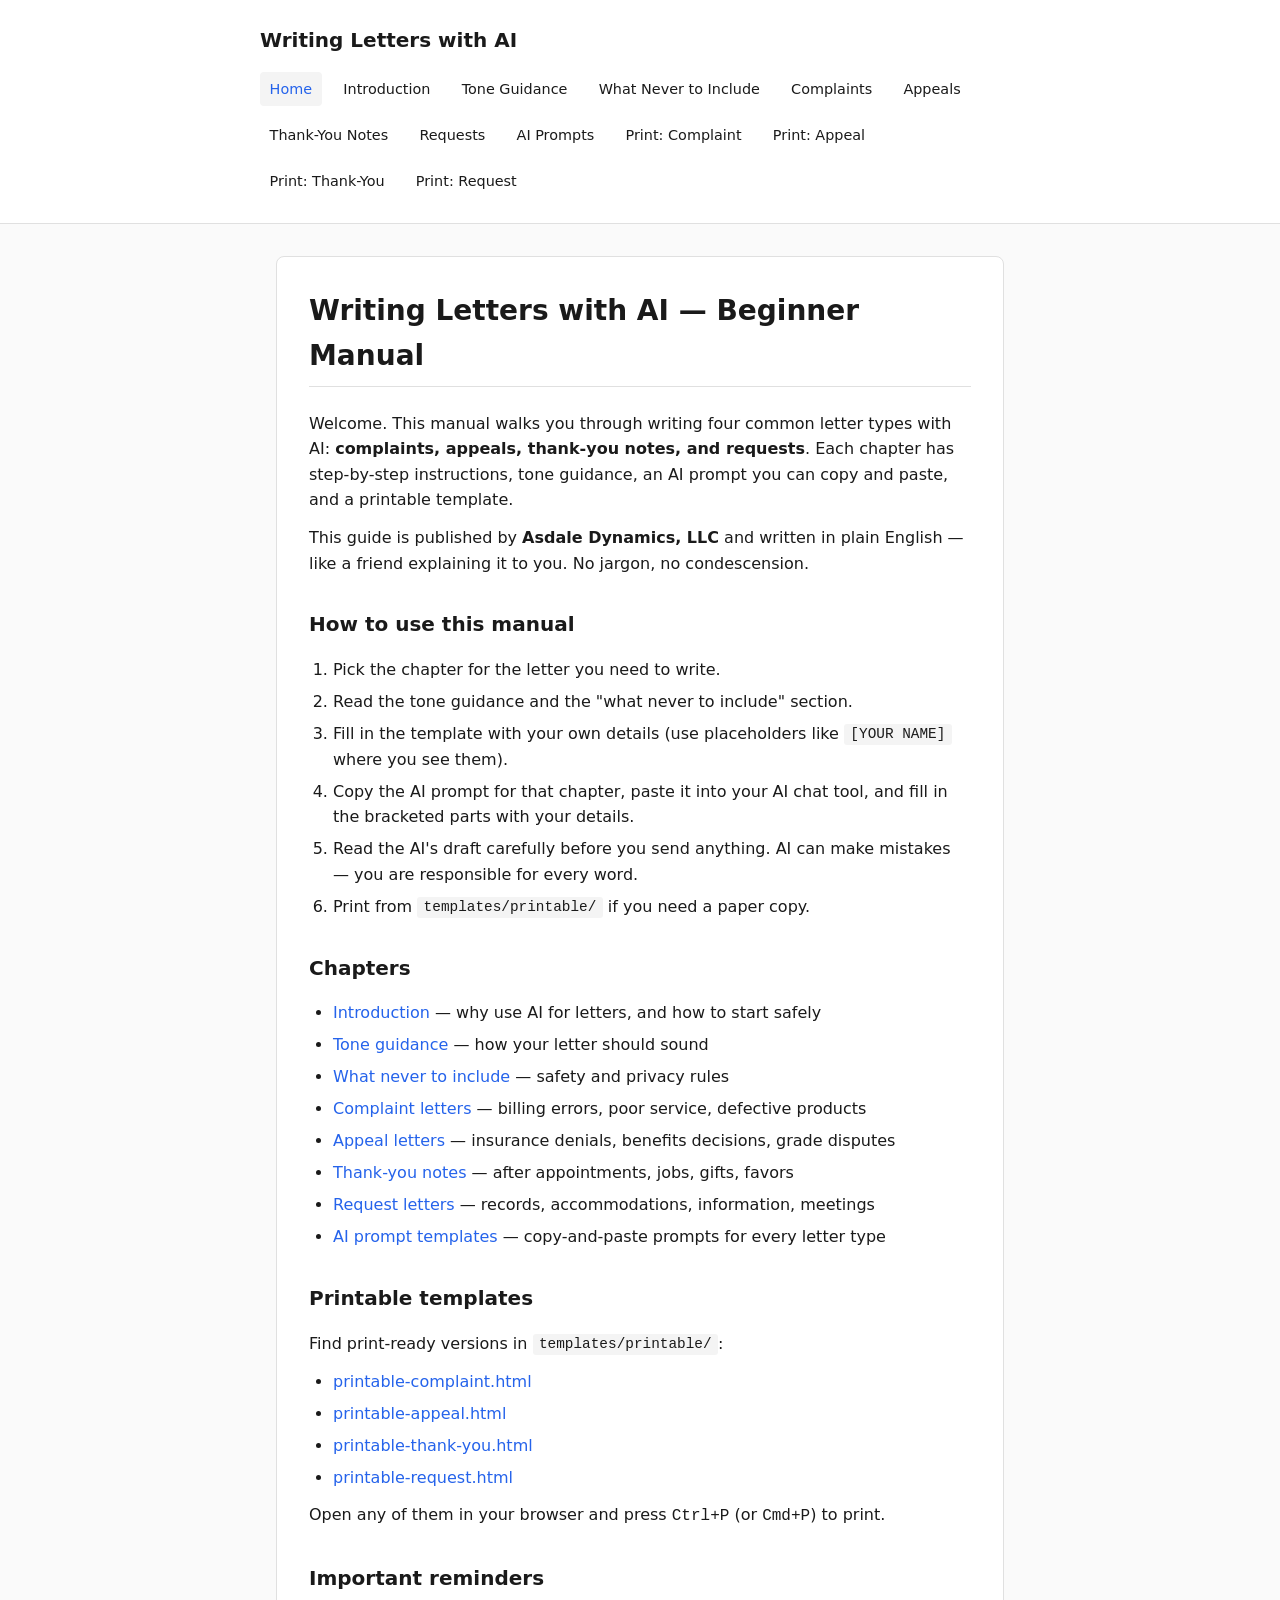
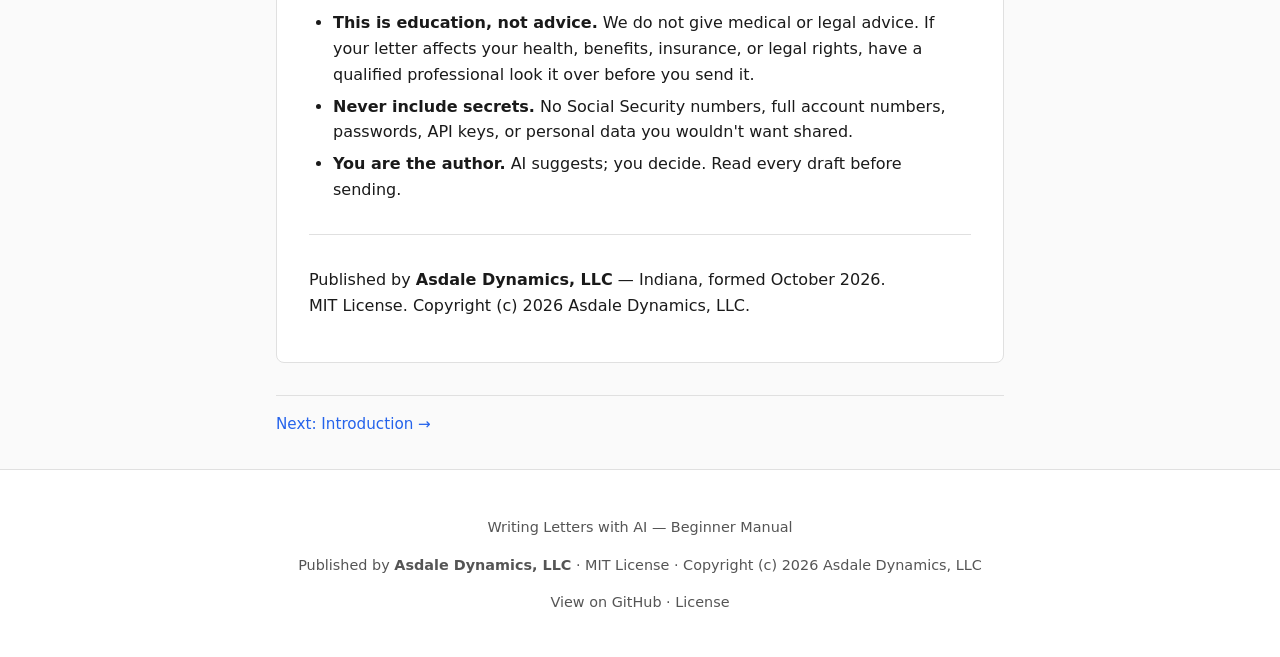
<file: site/index.html>
<!DOCTYPE html>
<html lang="en">
<head>
<meta charset="UTF-8">
<meta name="viewport" content="width=device-width, initial-scale=1.0">
<title>Writing Letters with AI — Beginner Manual</title>
<link rel="stylesheet" href="css/style.css">
</head>
<body>
<a href="#main" class="skip-link">Skip to main content</a>
<header class="site-header">
<div class="site-header-inner">
<h1 class="site-title"><a href="index.html">Writing Letters with AI</a></h1>
<nav class="site-nav" aria-label="Main navigation">
<a href="index.html" class="current">Home</a>
<a href="intro.html">Introduction</a>
<a href="tone-guidance.html">Tone Guidance</a>
<a href="what-never-to-include.html">What Never to Include</a>
<a href="complaints.html">Complaints</a>
<a href="appeals.html">Appeals</a>
<a href="thank-you.html">Thank-You Notes</a>
<a href="requests.html">Requests</a>
<a href="ai-prompts.html">AI Prompts</a>
<a href="../templates/printable/printable-complaint.html">Print: Complaint</a>
<a href="../templates/printable/printable-appeal.html">Print: Appeal</a>
<a href="../templates/printable/printable-thank-you.html">Print: Thank-You</a>
<a href="../templates/printable/printable-request.html">Print: Request</a>
</nav>
</div>
</header>
<main id="main">
<article>
<h1>Writing Letters with AI — Beginner Manual</h1>
<p>Welcome. This manual walks you through writing four common letter types with AI: <strong>complaints, appeals, thank-you notes, and requests</strong>. Each chapter has step-by-step instructions, tone guidance, an AI prompt you can copy and paste, and a printable template.</p>
<p>This guide is published by <strong>Asdale Dynamics, LLC</strong> and written in plain English — like a friend explaining it to you. No jargon, no condescension.</p>

<h2>How to use this manual</h2>
<ol>
<li>Pick the chapter for the letter you need to write.</li>
<li>Read the tone guidance and the "what never to include" section.</li>
<li>Fill in the template with your own details (use placeholders like <code>[YOUR NAME]</code> where you see them).</li>
<li>Copy the AI prompt for that chapter, paste it into your AI chat tool, and fill in the bracketed parts with your details.</li>
<li>Read the AI's draft carefully before you send anything. AI can make mistakes — you are responsible for every word.</li>
<li>Print from <code>templates/printable/</code> if you need a paper copy.</li>
</ol>

<h2>Chapters</h2>
<ul>
<li><a href="intro.html">Introduction</a> — why use AI for letters, and how to start safely</li>
<li><a href="tone-guidance.html">Tone guidance</a> — how your letter should sound</li>
<li><a href="what-never-to-include.html">What never to include</a> — safety and privacy rules</li>
<li><a href="complaints.html">Complaint letters</a> — billing errors, poor service, defective products</li>
<li><a href="appeals.html">Appeal letters</a> — insurance denials, benefits decisions, grade disputes</li>
<li><a href="thank-you.html">Thank-you notes</a> — after appointments, jobs, gifts, favors</li>
<li><a href="requests.html">Request letters</a> — records, accommodations, information, meetings</li>
<li><a href="ai-prompts.html">AI prompt templates</a> — copy-and-paste prompts for every letter type</li>
</ul>

<h2>Printable templates</h2>
<p>Find print-ready versions in <code>templates/printable/</code>:</p>
<ul>
<li><a href="../templates/printable/printable-complaint.html">printable-complaint.html</a></li>
<li><a href="../templates/printable/printable-appeal.html">printable-appeal.html</a></li>
<li><a href="../templates/printable/printable-thank-you.html">printable-thank-you.html</a></li>
<li><a href="../templates/printable/printable-request.html">printable-request.html</a></li>
</ul>
<p>Open any of them in your browser and press <kbd>Ctrl+P</kbd> (or <kbd>Cmd+P</kbd>) to print.</p>

<h2>Important reminders</h2>
<ul>
<li><strong>This is education, not advice.</strong> We do not give medical or legal advice. If your letter affects your health, benefits, insurance, or legal rights, have a qualified professional look it over before you send it.</li>
<li><strong>Never include secrets.</strong> No Social Security numbers, full account numbers, passwords, API keys, or personal data you wouldn't want shared.</li>
<li><strong>You are the author.</strong> AI suggests; you decide. Read every draft before sending.</li>
</ul>

<hr>
<p>Published by <strong>Asdale Dynamics, LLC</strong> — Indiana, formed October 2026.<br>
MIT License. Copyright (c) 2026 Asdale Dynamics, LLC.</p>
</article>

<nav class="nav-links">
<a href="intro.html">Next: Introduction →</a>
</nav>
</main>
<footer class="site-footer">
<p>Writing Letters with AI — Beginner Manual</p>
<p>Published by <strong>Asdale Dynamics, LLC</strong> · MIT License · Copyright (c) 2026 Asdale Dynamics, LLC</p>
<p><a href="../README.md">View on GitHub</a> · <a href="../LICENSE">License</a></p>
</footer>
</body>
</html>
</file>
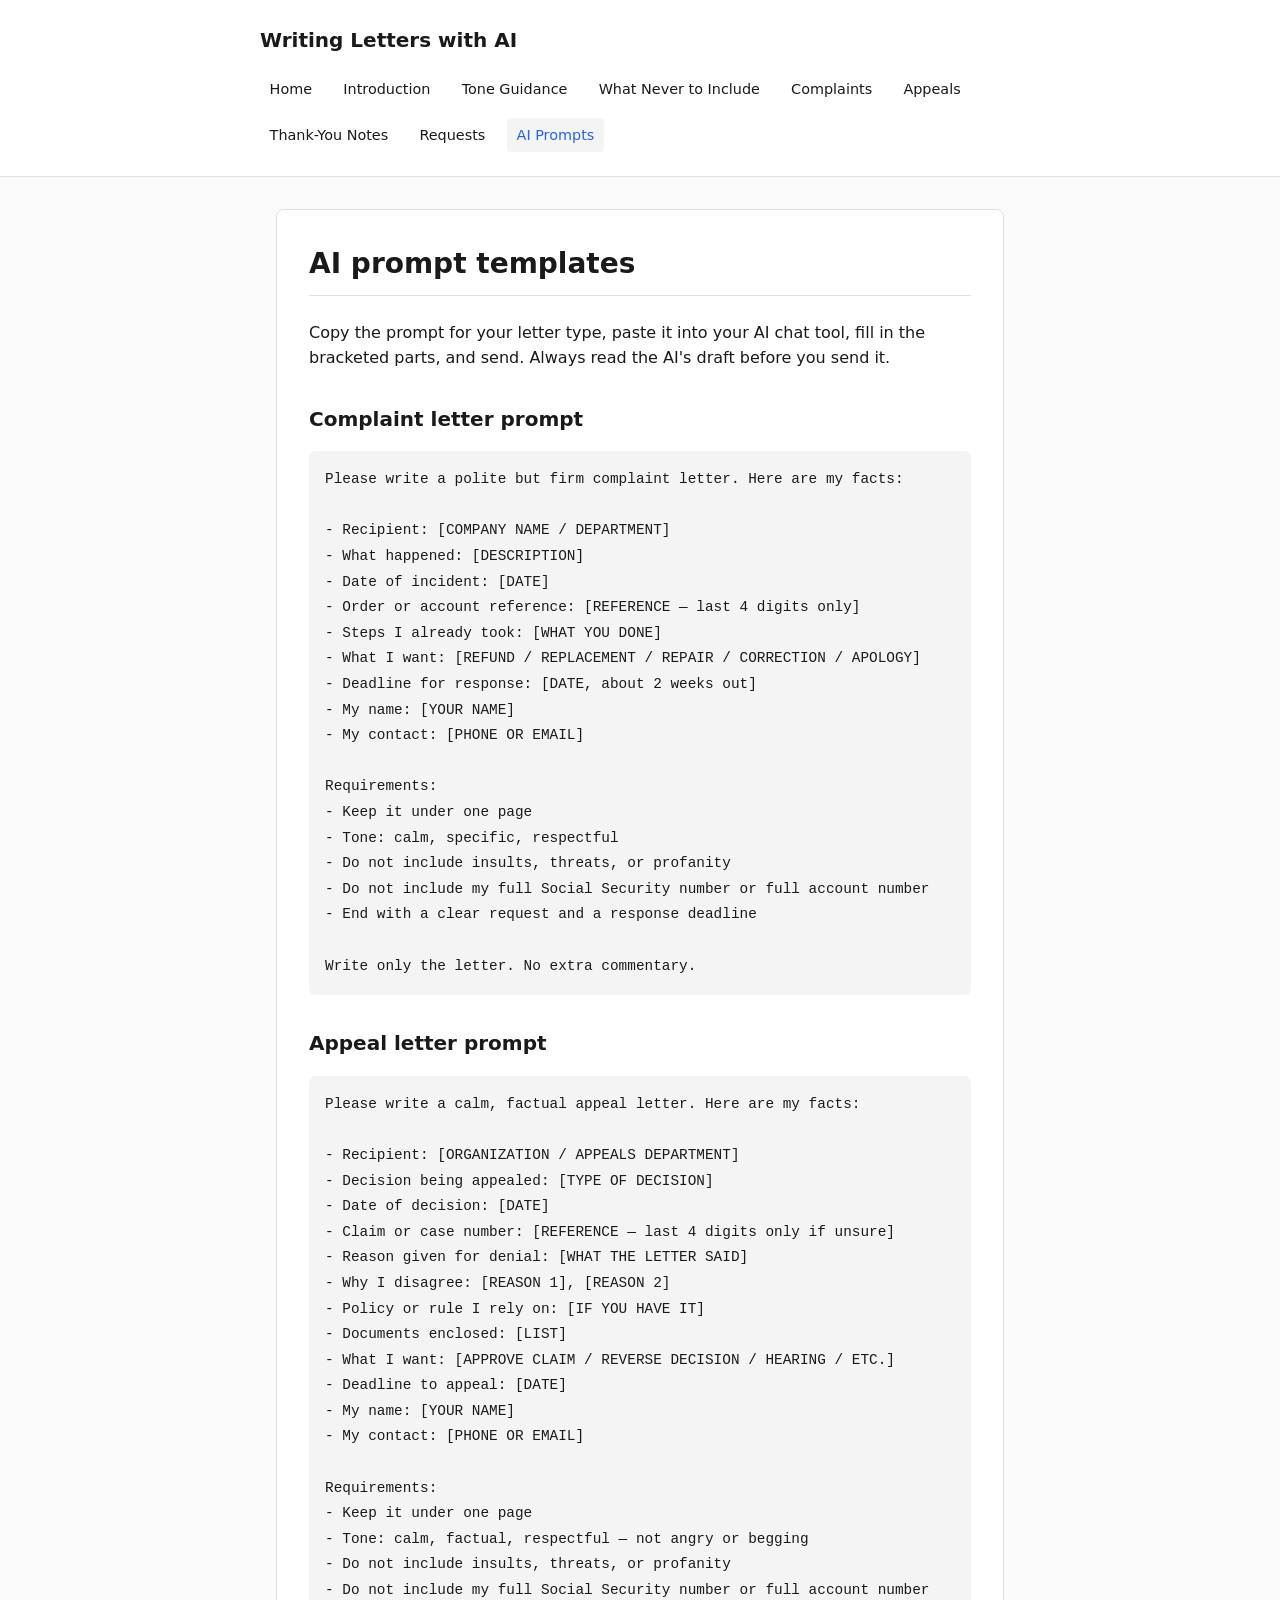
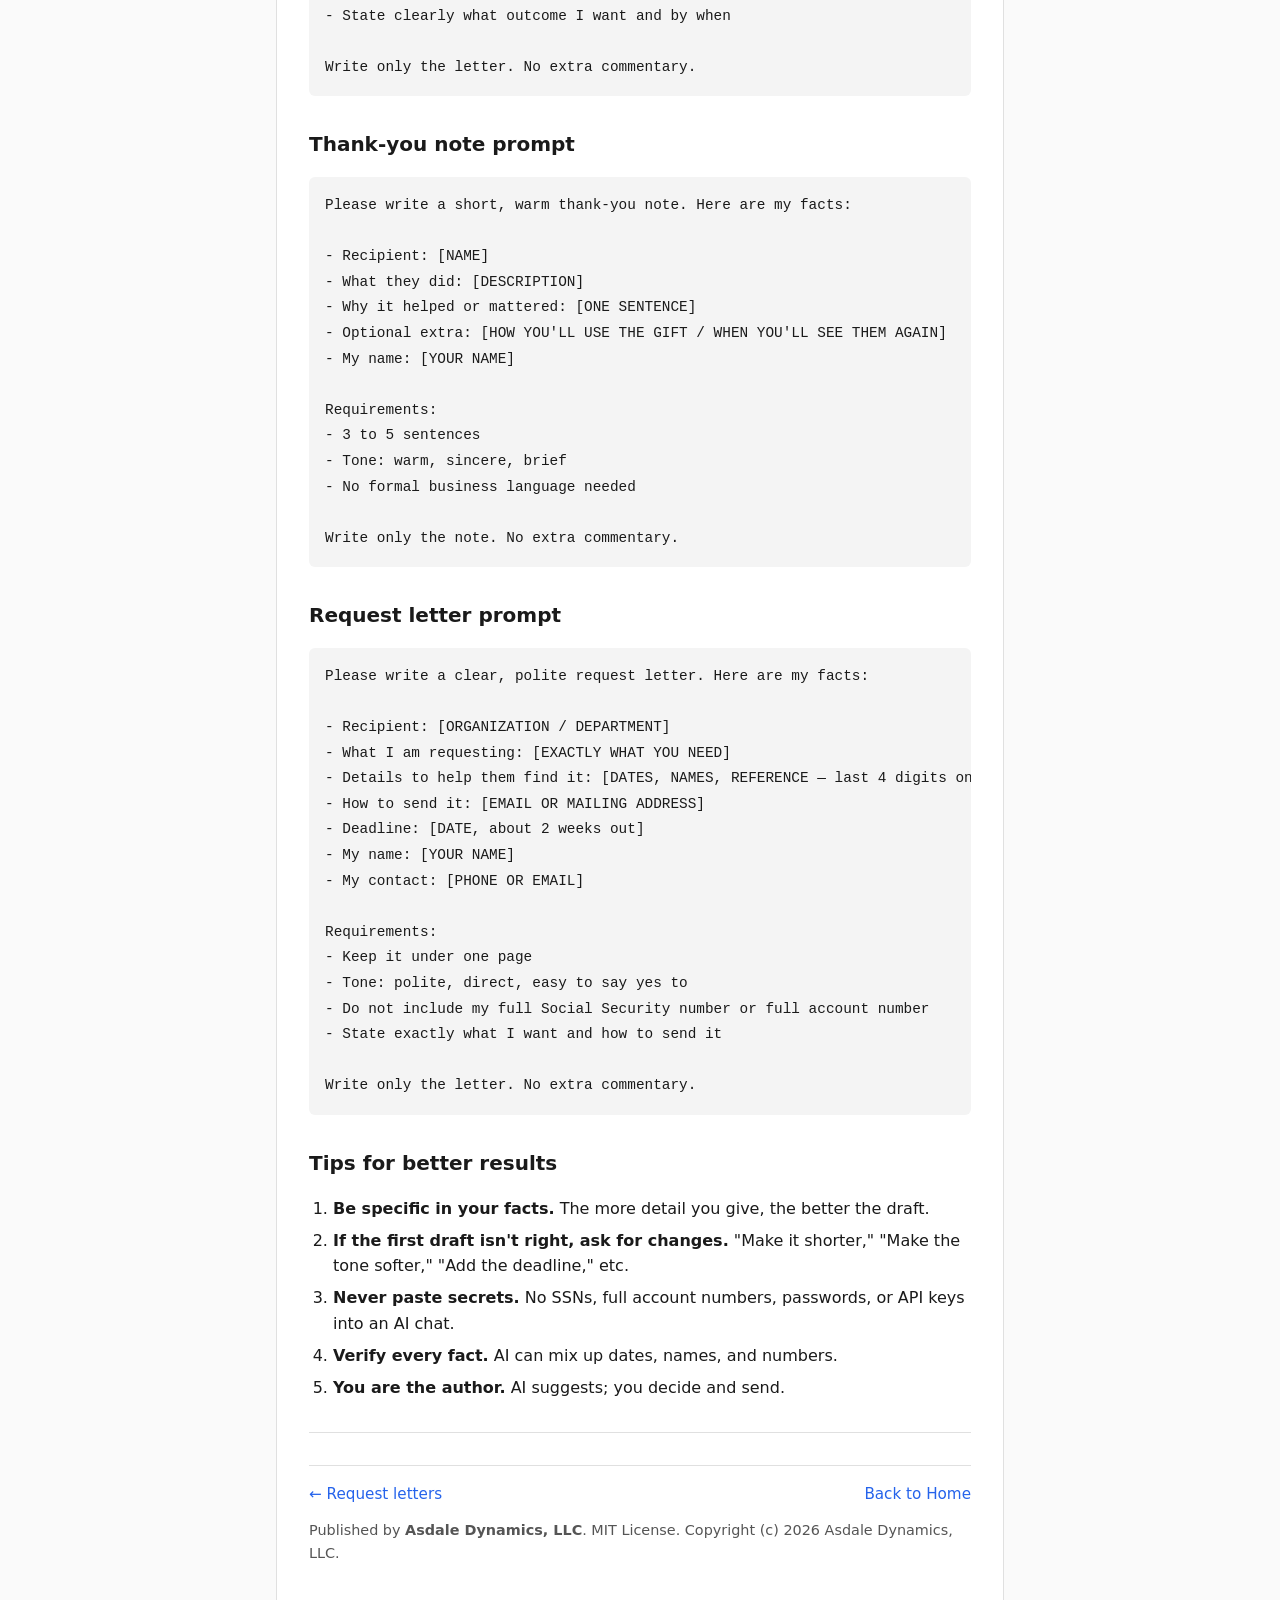
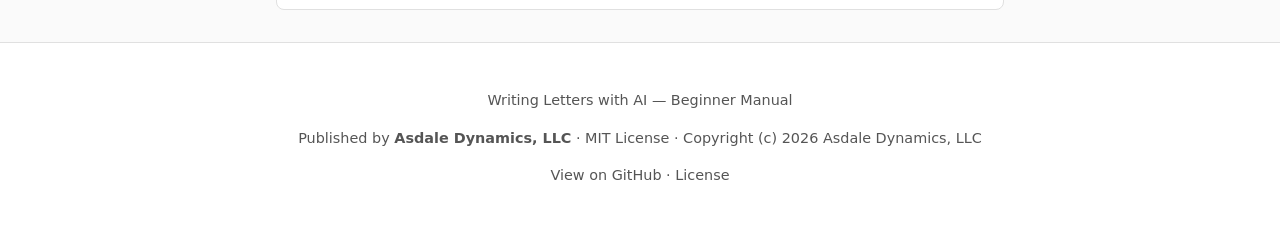
<file: site/ai-prompts.html>
<!DOCTYPE html>
<html lang="en">
<head>
<meta charset="UTF-8">
<meta name="viewport" content="width=device-width, initial-scale=1.0">
<title>AI Prompt Templates — Writing Letters with AI</title>
<link rel="stylesheet" href="css/style.css">
</head>
<body>
<a href="#main" class="skip-link">Skip to main content</a>
<header class="site-header">
<div class="site-header-inner">
<h1 class="site-title"><a href="index.html">Writing Letters with AI</a></h1>
<nav class="site-nav" aria-label="Main navigation">
<a href="index.html">Home</a>
<a href="intro.html">Introduction</a>
<a href="tone-guidance.html">Tone Guidance</a>
<a href="what-never-to-include.html">What Never to Include</a>
<a href="complaints.html">Complaints</a>
<a href="appeals.html">Appeals</a>
<a href="thank-you.html">Thank-You Notes</a>
<a href="requests.html">Requests</a>
<a href="ai-prompts.html" class="current">AI Prompts</a>
</nav>
</div>
</header>
<main id="main">
<article>
<h1>AI prompt templates</h1>
<p>Copy the prompt for your letter type, paste it into your AI chat tool, fill in the bracketed parts, and send. Always read the AI's draft before you send it.</p>

<h2>Complaint letter prompt</h2>
<pre><code>Please write a polite but firm complaint letter. Here are my facts:

- Recipient: [COMPANY NAME / DEPARTMENT]
- What happened: [DESCRIPTION]
- Date of incident: [DATE]
- Order or account reference: [REFERENCE — last 4 digits only]
- Steps I already took: [WHAT YOU DONE]
- What I want: [REFUND / REPLACEMENT / REPAIR / CORRECTION / APOLOGY]
- Deadline for response: [DATE, about 2 weeks out]
- My name: [YOUR NAME]
- My contact: [PHONE OR EMAIL]

Requirements:
- Keep it under one page
- Tone: calm, specific, respectful
- Do not include insults, threats, or profanity
- Do not include my full Social Security number or full account number
- End with a clear request and a response deadline

Write only the letter. No extra commentary.</code></pre>

<h2>Appeal letter prompt</h2>
<pre><code>Please write a calm, factual appeal letter. Here are my facts:

- Recipient: [ORGANIZATION / APPEALS DEPARTMENT]
- Decision being appealed: [TYPE OF DECISION]
- Date of decision: [DATE]
- Claim or case number: [REFERENCE — last 4 digits only if unsure]
- Reason given for denial: [WHAT THE LETTER SAID]
- Why I disagree: [REASON 1], [REASON 2]
- Policy or rule I rely on: [IF YOU HAVE IT]
- Documents enclosed: [LIST]
- What I want: [APPROVE CLAIM / REVERSE DECISION / HEARING / ETC.]
- Deadline to appeal: [DATE]
- My name: [YOUR NAME]
- My contact: [PHONE OR EMAIL]

Requirements:
- Keep it under one page
- Tone: calm, factual, respectful — not angry or begging
- Do not include insults, threats, or profanity
- Do not include my full Social Security number or full account number
- State clearly what outcome I want and by when

Write only the letter. No extra commentary.</code></pre>

<h2>Thank-you note prompt</h2>
<pre><code>Please write a short, warm thank-you note. Here are my facts:

- Recipient: [NAME]
- What they did: [DESCRIPTION]
- Why it helped or mattered: [ONE SENTENCE]
- Optional extra: [HOW YOU'LL USE THE GIFT / WHEN YOU'LL SEE THEM AGAIN]
- My name: [YOUR NAME]

Requirements:
- 3 to 5 sentences
- Tone: warm, sincere, brief
- No formal business language needed

Write only the note. No extra commentary.</code></pre>

<h2>Request letter prompt</h2>
<pre><code>Please write a clear, polite request letter. Here are my facts:

- Recipient: [ORGANIZATION / DEPARTMENT]
- What I am requesting: [EXACTLY WHAT YOU NEED]
- Details to help them find it: [DATES, NAMES, REFERENCE — last 4 digits only]
- How to send it: [EMAIL OR MAILING ADDRESS]
- Deadline: [DATE, about 2 weeks out]
- My name: [YOUR NAME]
- My contact: [PHONE OR EMAIL]

Requirements:
- Keep it under one page
- Tone: polite, direct, easy to say yes to
- Do not include my full Social Security number or full account number
- State exactly what I want and how to send it

Write only the letter. No extra commentary.</code></pre>

<h2>Tips for better results</h2>
<ol>
<li><strong>Be specific in your facts.</strong> The more detail you give, the better the draft.</li>
<li><strong>If the first draft isn't right, ask for changes.</strong> "Make it shorter," "Make the tone softer," "Add the deadline," etc.</li>
<li><strong>Never paste secrets.</strong> No SSNs, full account numbers, passwords, or API keys into an AI chat.</li>
<li><strong>Verify every fact.</strong> AI can mix up dates, names, and numbers.</li>
<li><strong>You are the author.</strong> AI suggests; you decide and send.</li>
</ol>

<hr>
<nav class="nav-links">
<a href="requests.html">← Request letters</a>
<a href="index.html">Back to Home</a>
</nav>
<p class="note">Published by <strong>Asdale Dynamics, LLC</strong>. MIT License. Copyright (c) 2026 Asdale Dynamics, LLC.</p>
</article>
</main>
<footer class="site-footer">
<p>Writing Letters with AI — Beginner Manual</p>
<p>Published by <strong>Asdale Dynamics, LLC</strong> · MIT License · Copyright (c) 2026 Asdale Dynamics, LLC</p>
<p><a href="../README.md">View on GitHub</a> · <a href="../LICENSE">License</a></p>
</footer>
</body>
</html>
</file>
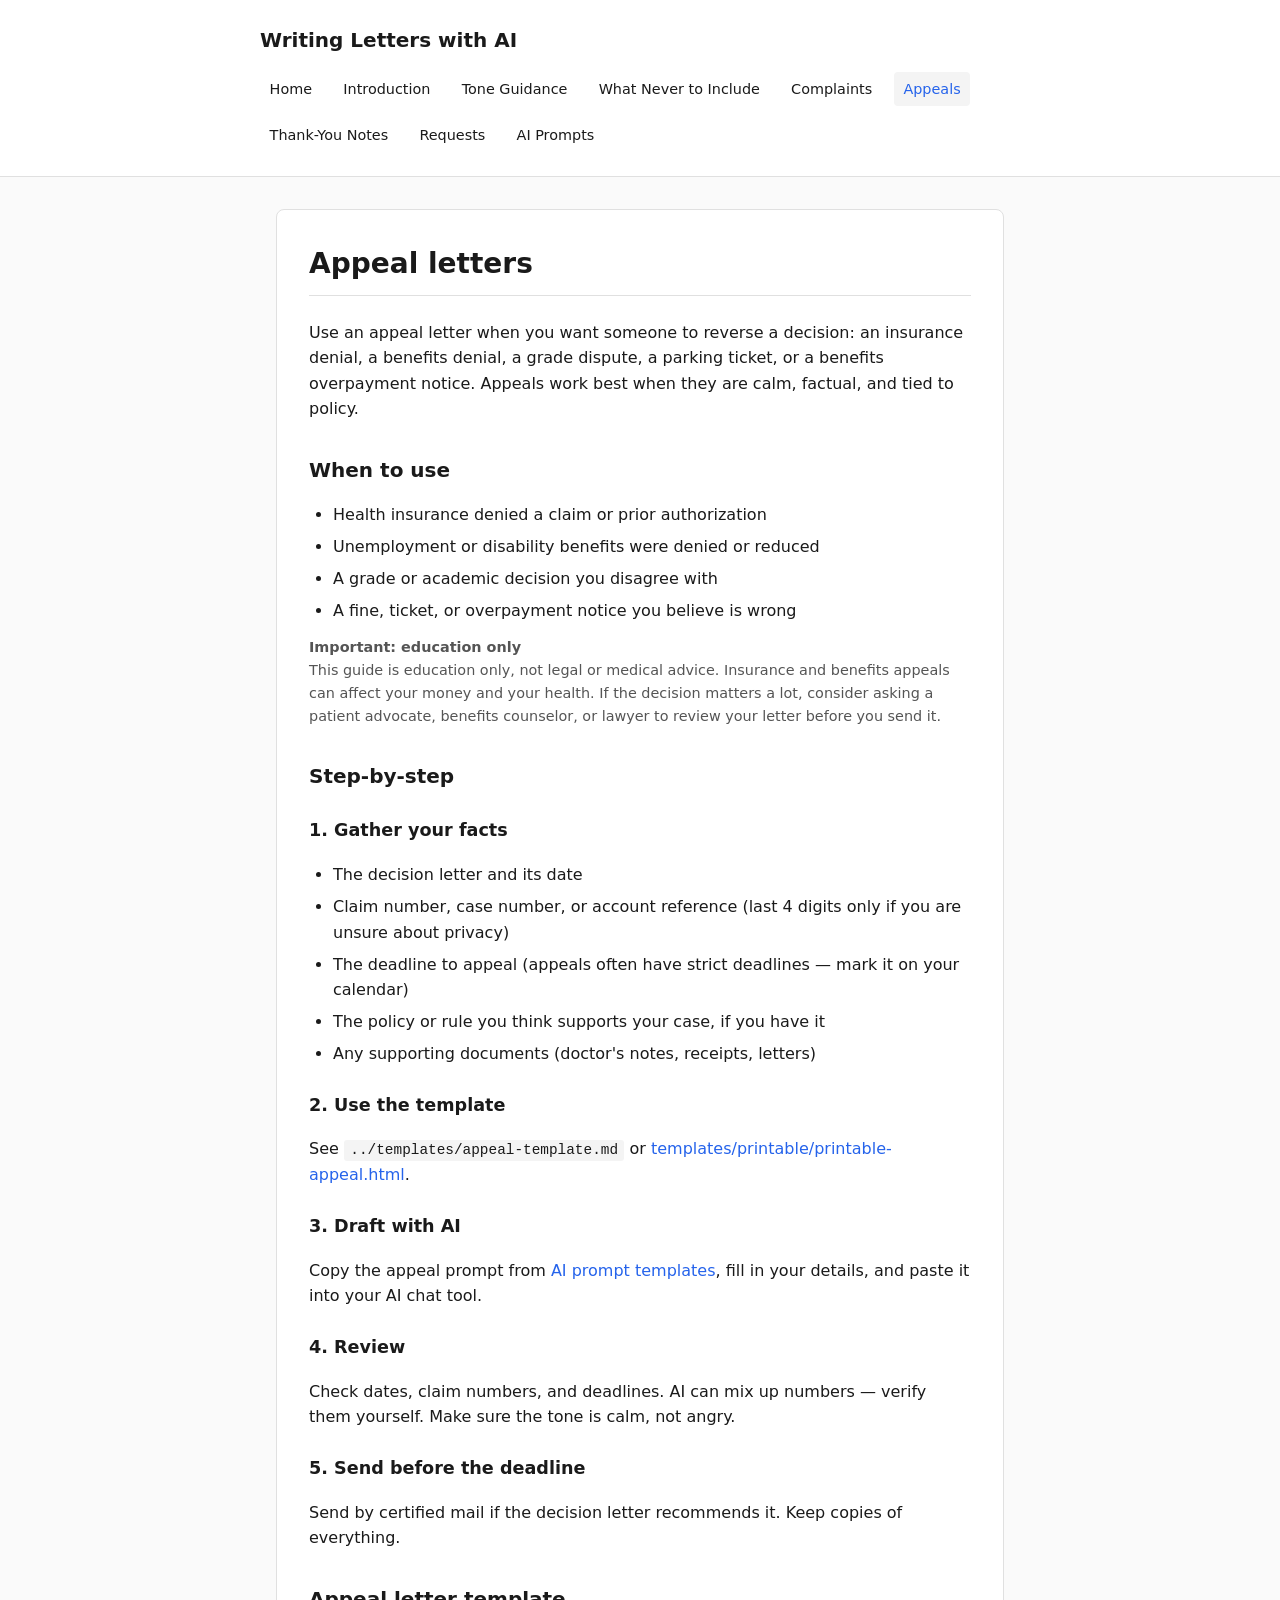
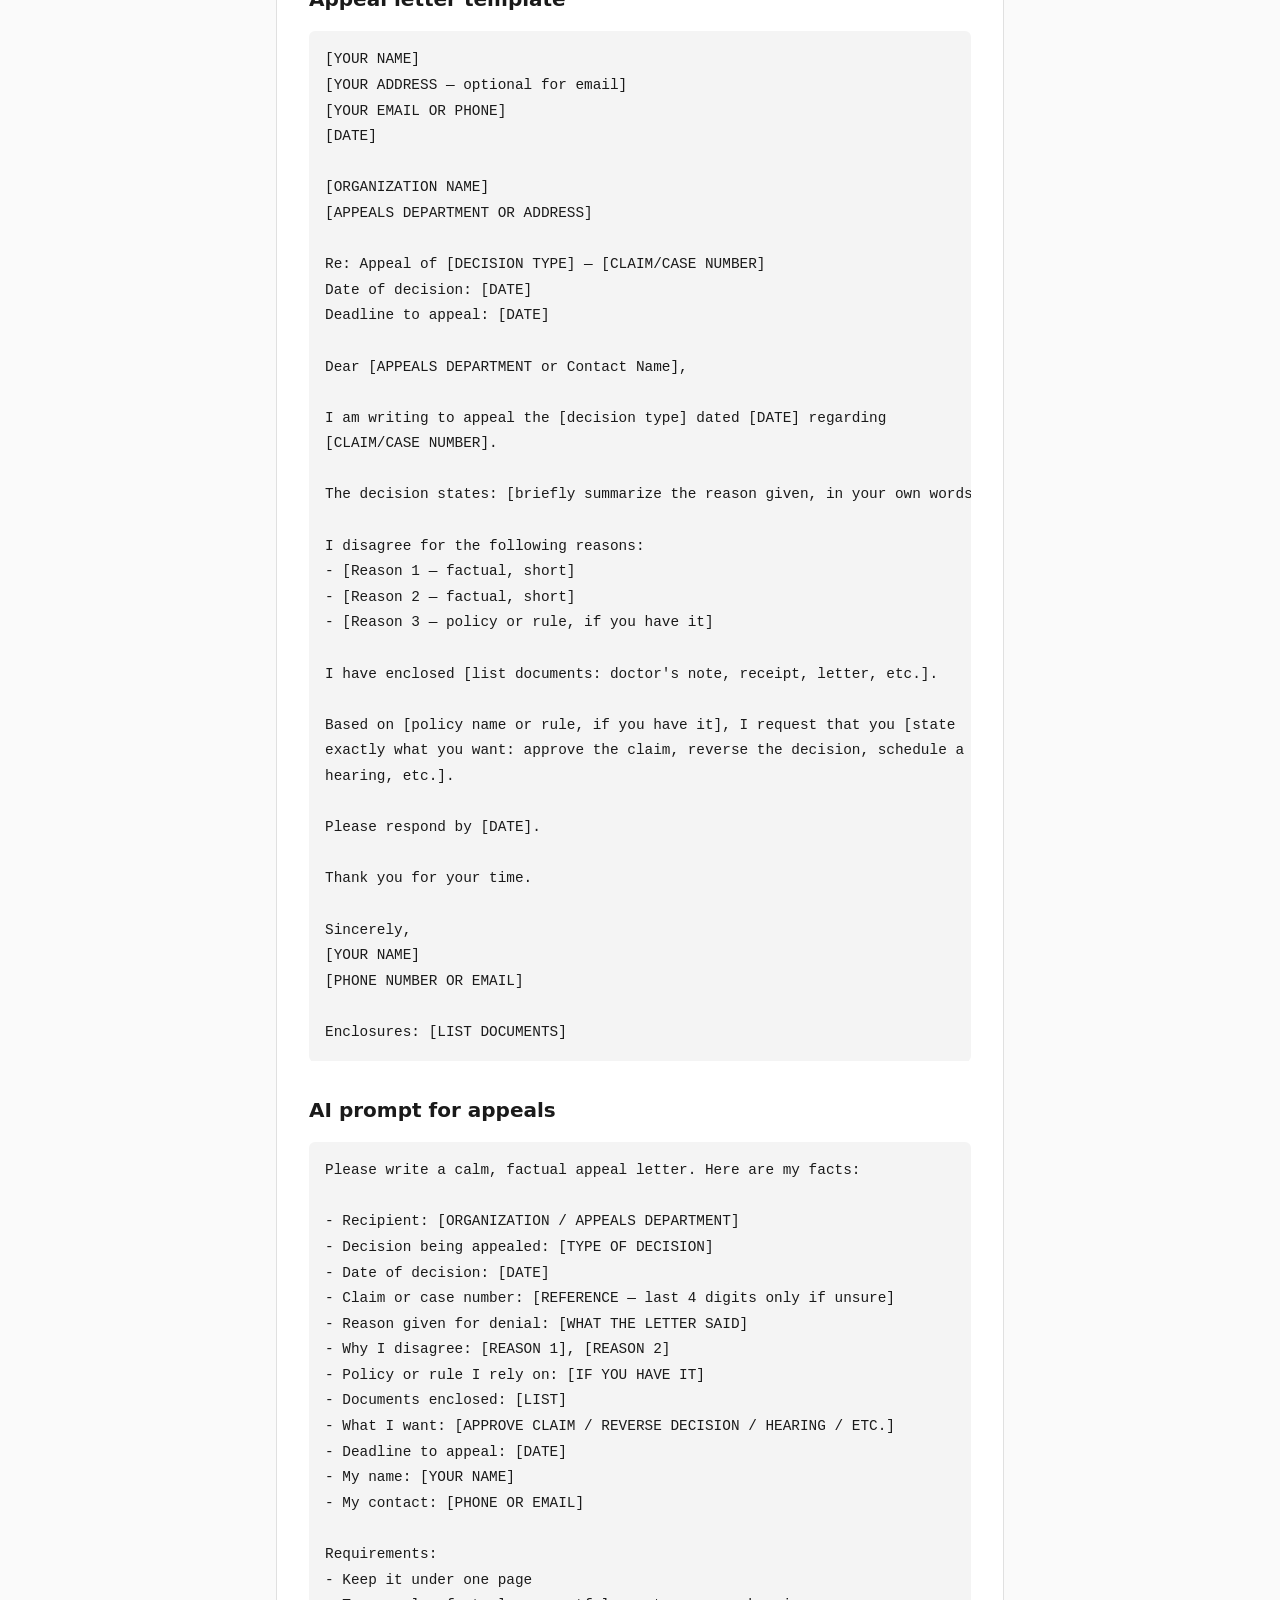
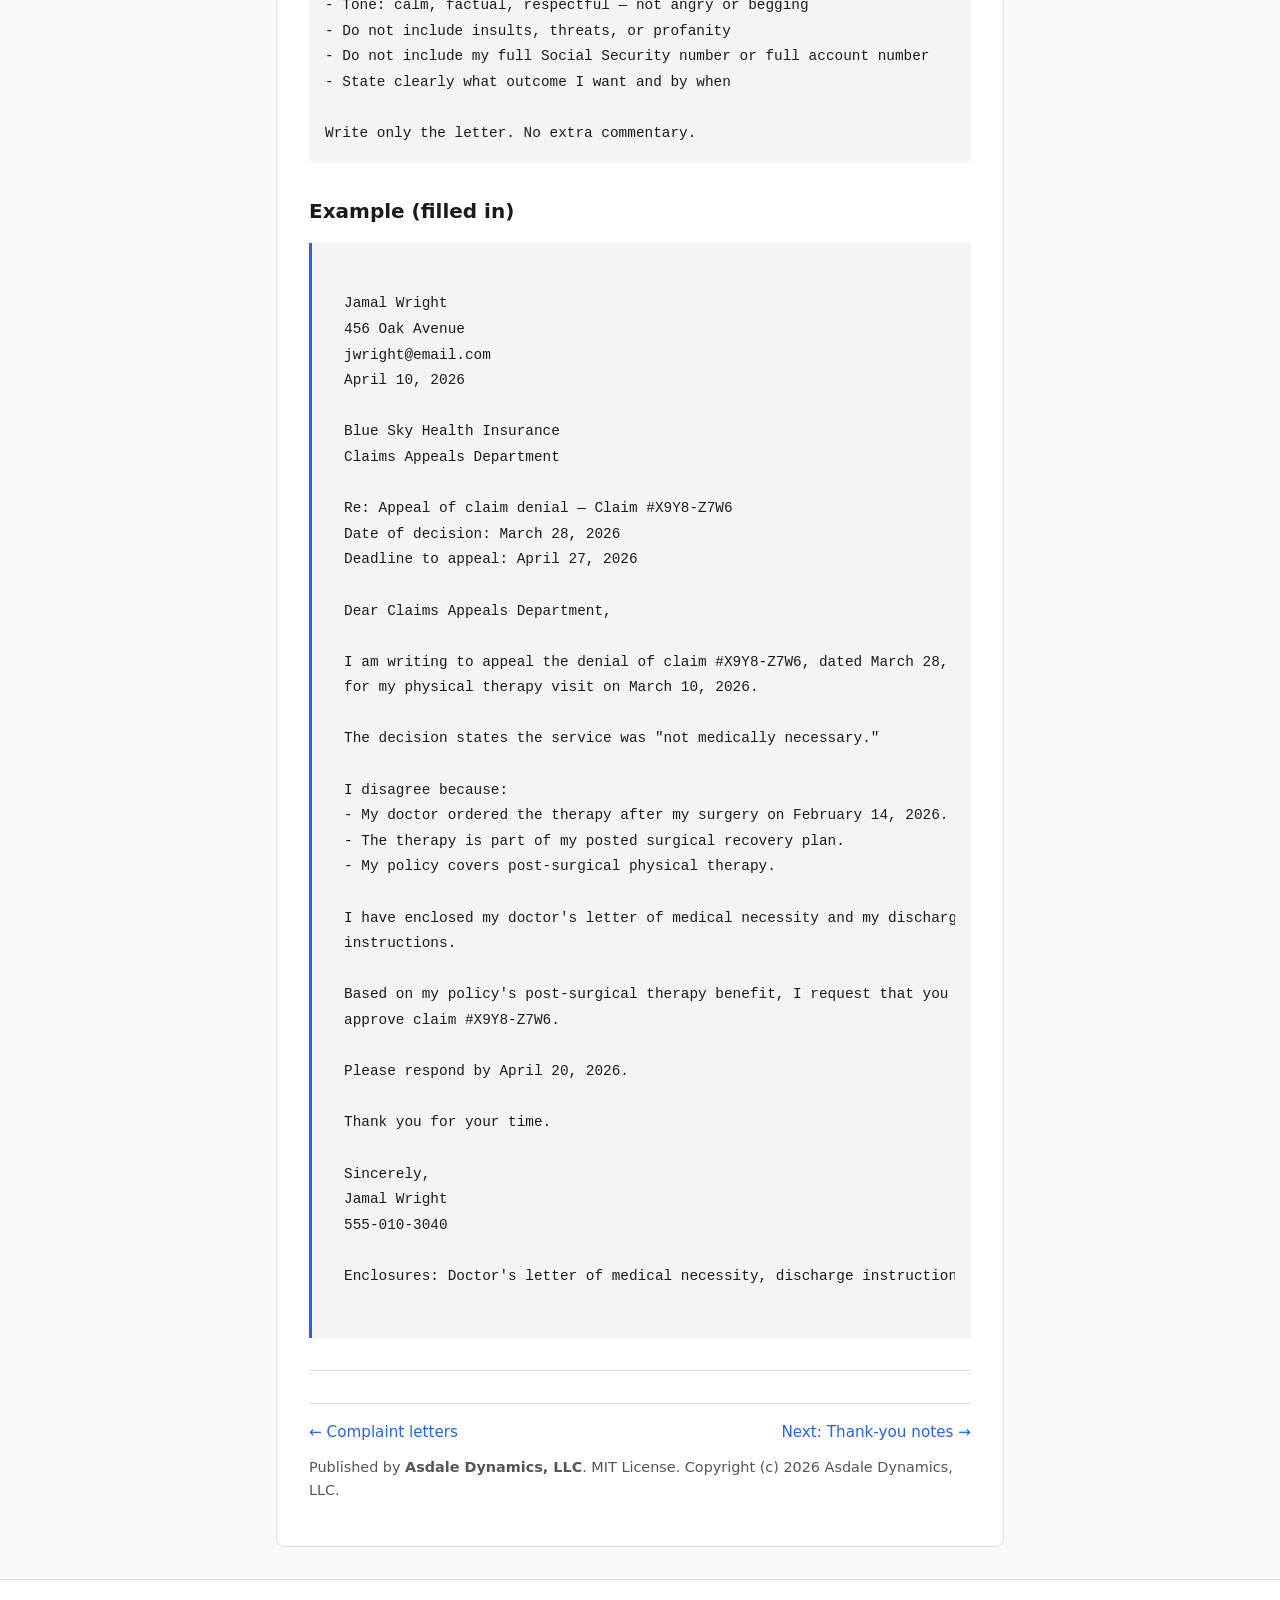
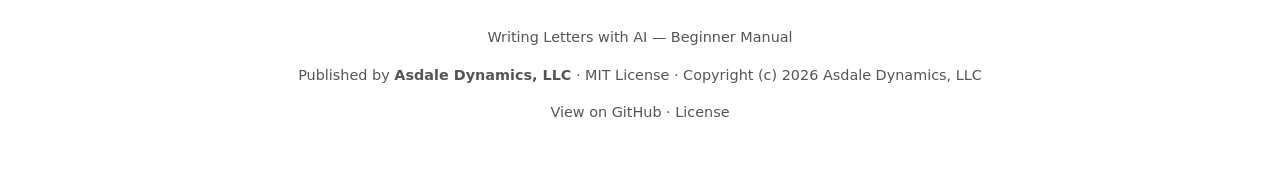
<file: site/appeals.html>
<!DOCTYPE html>
<html lang="en">
<head>
<meta charset="UTF-8">
<meta name="viewport" content="width=device-width, initial-scale=1.0">
<title>Appeal Letters — Writing Letters with AI</title>
<link rel="stylesheet" href="css/style.css">
</head>
<body>
<a href="#main" class="skip-link">Skip to main content</a>
<header class="site-header">
<div class="site-header-inner">
<h1 class="site-title"><a href="index.html">Writing Letters with AI</a></h1>
<nav class="site-nav" aria-label="Main navigation">
<a href="index.html">Home</a>
<a href="intro.html">Introduction</a>
<a href="tone-guidance.html">Tone Guidance</a>
<a href="what-never-to-include.html">What Never to Include</a>
<a href="complaints.html">Complaints</a>
<a href="appeals.html" class="current">Appeals</a>
<a href="thank-you.html">Thank-You Notes</a>
<a href="requests.html">Requests</a>
<a href="ai-prompts.html">AI Prompts</a>
</nav>
</div>
</header>
<main id="main">
<article>
<h1>Appeal letters</h1>
<p>Use an appeal letter when you want someone to reverse a decision: an insurance denial, a benefits denial, a grade dispute, a parking ticket, or a benefits overpayment notice. Appeals work best when they are calm, factual, and tied to policy.</p>

<h2>When to use</h2>
<ul>
<li>Health insurance denied a claim or prior authorization</li>
<li>Unemployment or disability benefits were denied or reduced</li>
<li>A grade or academic decision you disagree with</li>
<li>A fine, ticket, or overpayment notice you believe is wrong</li>
</ul>

<div class="note"><strong>Important: education only</strong><br>
This guide is education only, not legal or medical advice. Insurance and benefits appeals can affect your money and your health. If the decision matters a lot, consider asking a patient advocate, benefits counselor, or lawyer to review your letter before you send it.</div>

<h2>Step-by-step</h2>

<h3>1. Gather your facts</h3>
<ul>
<li>The decision letter and its date</li>
<li>Claim number, case number, or account reference (last 4 digits only if you are unsure about privacy)</li>
<li>The deadline to appeal (appeals often have strict deadlines — mark it on your calendar)</li>
<li>The policy or rule you think supports your case, if you have it</li>
<li>Any supporting documents (doctor's notes, receipts, letters)</li>
</ul>

<h3>2. Use the template</h3>
<p>See <code>../templates/appeal-template.md</code> or <a href="../templates/printable/printable-appeal.html">templates/printable/printable-appeal.html</a>.</p>

<h3>3. Draft with AI</h3>
<p>Copy the appeal prompt from <a href="ai-prompts.html">AI prompt templates</a>, fill in your details, and paste it into your AI chat tool.</p>

<h3>4. Review</h3>
<p>Check dates, claim numbers, and deadlines. AI can mix up numbers — verify them yourself. Make sure the tone is calm, not angry.</p>

<h3>5. Send before the deadline</h3>
<p>Send by certified mail if the decision letter recommends it. Keep copies of everything.</p>

<h2>Appeal letter template</h2>
<pre><code>[YOUR NAME]
[YOUR ADDRESS — optional for email]
[YOUR EMAIL OR PHONE]
[DATE]

[ORGANIZATION NAME]
[APPEALS DEPARTMENT OR ADDRESS]

Re: Appeal of [DECISION TYPE] — [CLAIM/CASE NUMBER]
Date of decision: [DATE]
Deadline to appeal: [DATE]

Dear [APPEALS DEPARTMENT or Contact Name],

I am writing to appeal the [decision type] dated [DATE] regarding
[CLAIM/CASE NUMBER].

The decision states: [briefly summarize the reason given, in your own words].

I disagree for the following reasons:
- [Reason 1 — factual, short]
- [Reason 2 — factual, short]
- [Reason 3 — policy or rule, if you have it]

I have enclosed [list documents: doctor's note, receipt, letter, etc.].

Based on [policy name or rule, if you have it], I request that you [state
exactly what you want: approve the claim, reverse the decision, schedule a
hearing, etc.].

Please respond by [DATE].

Thank you for your time.

Sincerely,
[YOUR NAME]
[PHONE NUMBER OR EMAIL]

Enclosures: [LIST DOCUMENTS]</code></pre>

<h2>AI prompt for appeals</h2>
<pre><code>Please write a calm, factual appeal letter. Here are my facts:

- Recipient: [ORGANIZATION / APPEALS DEPARTMENT]
- Decision being appealed: [TYPE OF DECISION]
- Date of decision: [DATE]
- Claim or case number: [REFERENCE — last 4 digits only if unsure]
- Reason given for denial: [WHAT THE LETTER SAID]
- Why I disagree: [REASON 1], [REASON 2]
- Policy or rule I rely on: [IF YOU HAVE IT]
- Documents enclosed: [LIST]
- What I want: [APPROVE CLAIM / REVERSE DECISION / HEARING / ETC.]
- Deadline to appeal: [DATE]
- My name: [YOUR NAME]
- My contact: [PHONE OR EMAIL]

Requirements:
- Keep it under one page
- Tone: calm, factual, respectful — not angry or begging
- Do not include insults, threats, or profanity
- Do not include my full Social Security number or full account number
- State clearly what outcome I want and by when

Write only the letter. No extra commentary.</code></pre>

<h2>Example (filled in)</h2>
<div class="example">
<pre><code>Jamal Wright
456 Oak Avenue
jwright@email.com
April 10, 2026

Blue Sky Health Insurance
Claims Appeals Department

Re: Appeal of claim denial — Claim #X9Y8-Z7W6
Date of decision: March 28, 2026
Deadline to appeal: April 27, 2026

Dear Claims Appeals Department,

I am writing to appeal the denial of claim #X9Y8-Z7W6, dated March 28, 2026,
for my physical therapy visit on March 10, 2026.

The decision states the service was "not medically necessary."

I disagree because:
- My doctor ordered the therapy after my surgery on February 14, 2026.
- The therapy is part of my posted surgical recovery plan.
- My policy covers post-surgical physical therapy.

I have enclosed my doctor's letter of medical necessity and my discharge
instructions.

Based on my policy's post-surgical therapy benefit, I request that you
approve claim #X9Y8-Z7W6.

Please respond by April 20, 2026.

Thank you for your time.

Sincerely,
Jamal Wright
555-010-3040

Enclosures: Doctor's letter of medical necessity, discharge instructions</code></pre>
</div>

<hr>
<nav class="nav-links">
<a href="complaints.html">← Complaint letters</a>
<a href="thank-you.html">Next: Thank-you notes →</a>
</nav>
<p class="note">Published by <strong>Asdale Dynamics, LLC</strong>. MIT License. Copyright (c) 2026 Asdale Dynamics, LLC.</p>
</article>
</main>
<footer class="site-footer">
<p>Writing Letters with AI — Beginner Manual</p>
<p>Published by <strong>Asdale Dynamics, LLC</strong> · MIT License · Copyright (c) 2026 Asdale Dynamics, LLC</p>
<p><a href="../README.md">View on GitHub</a> · <a href="../LICENSE">License</a></p>
</footer>
</body>
</html>
</file>
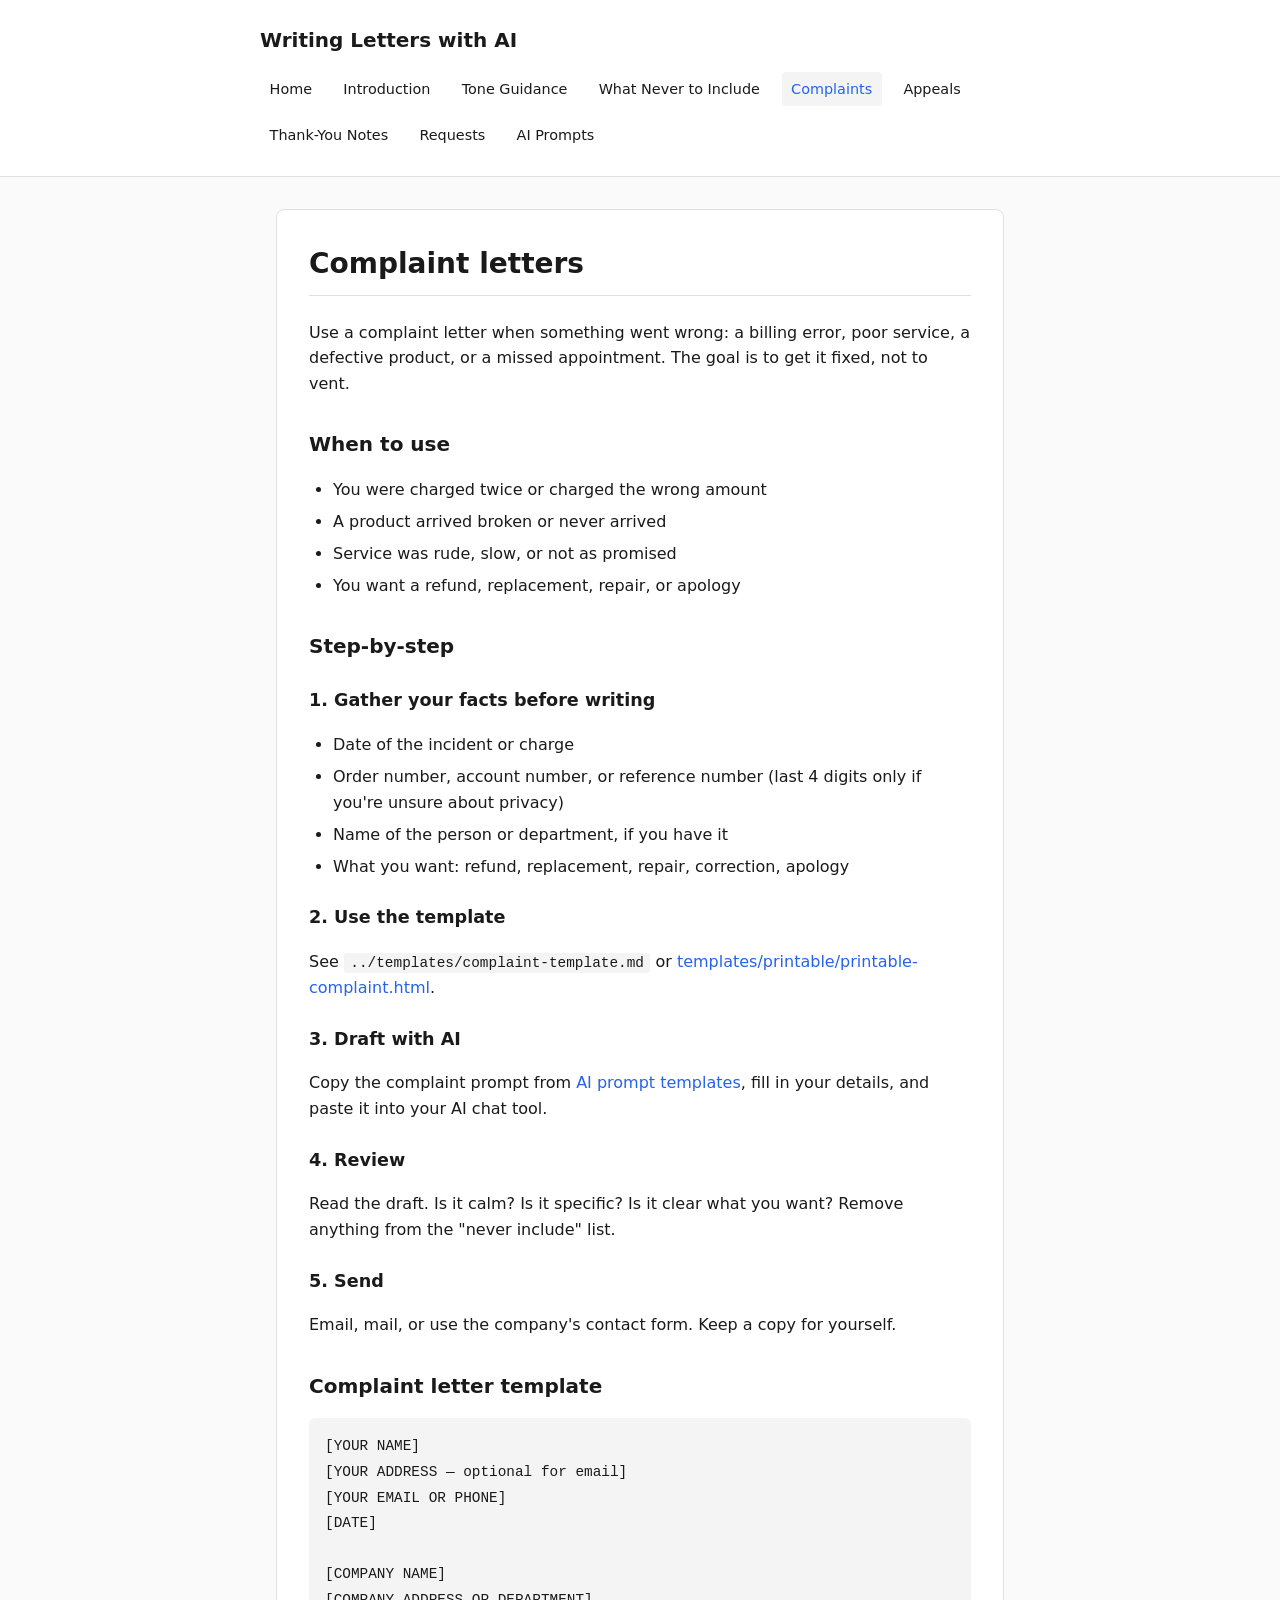
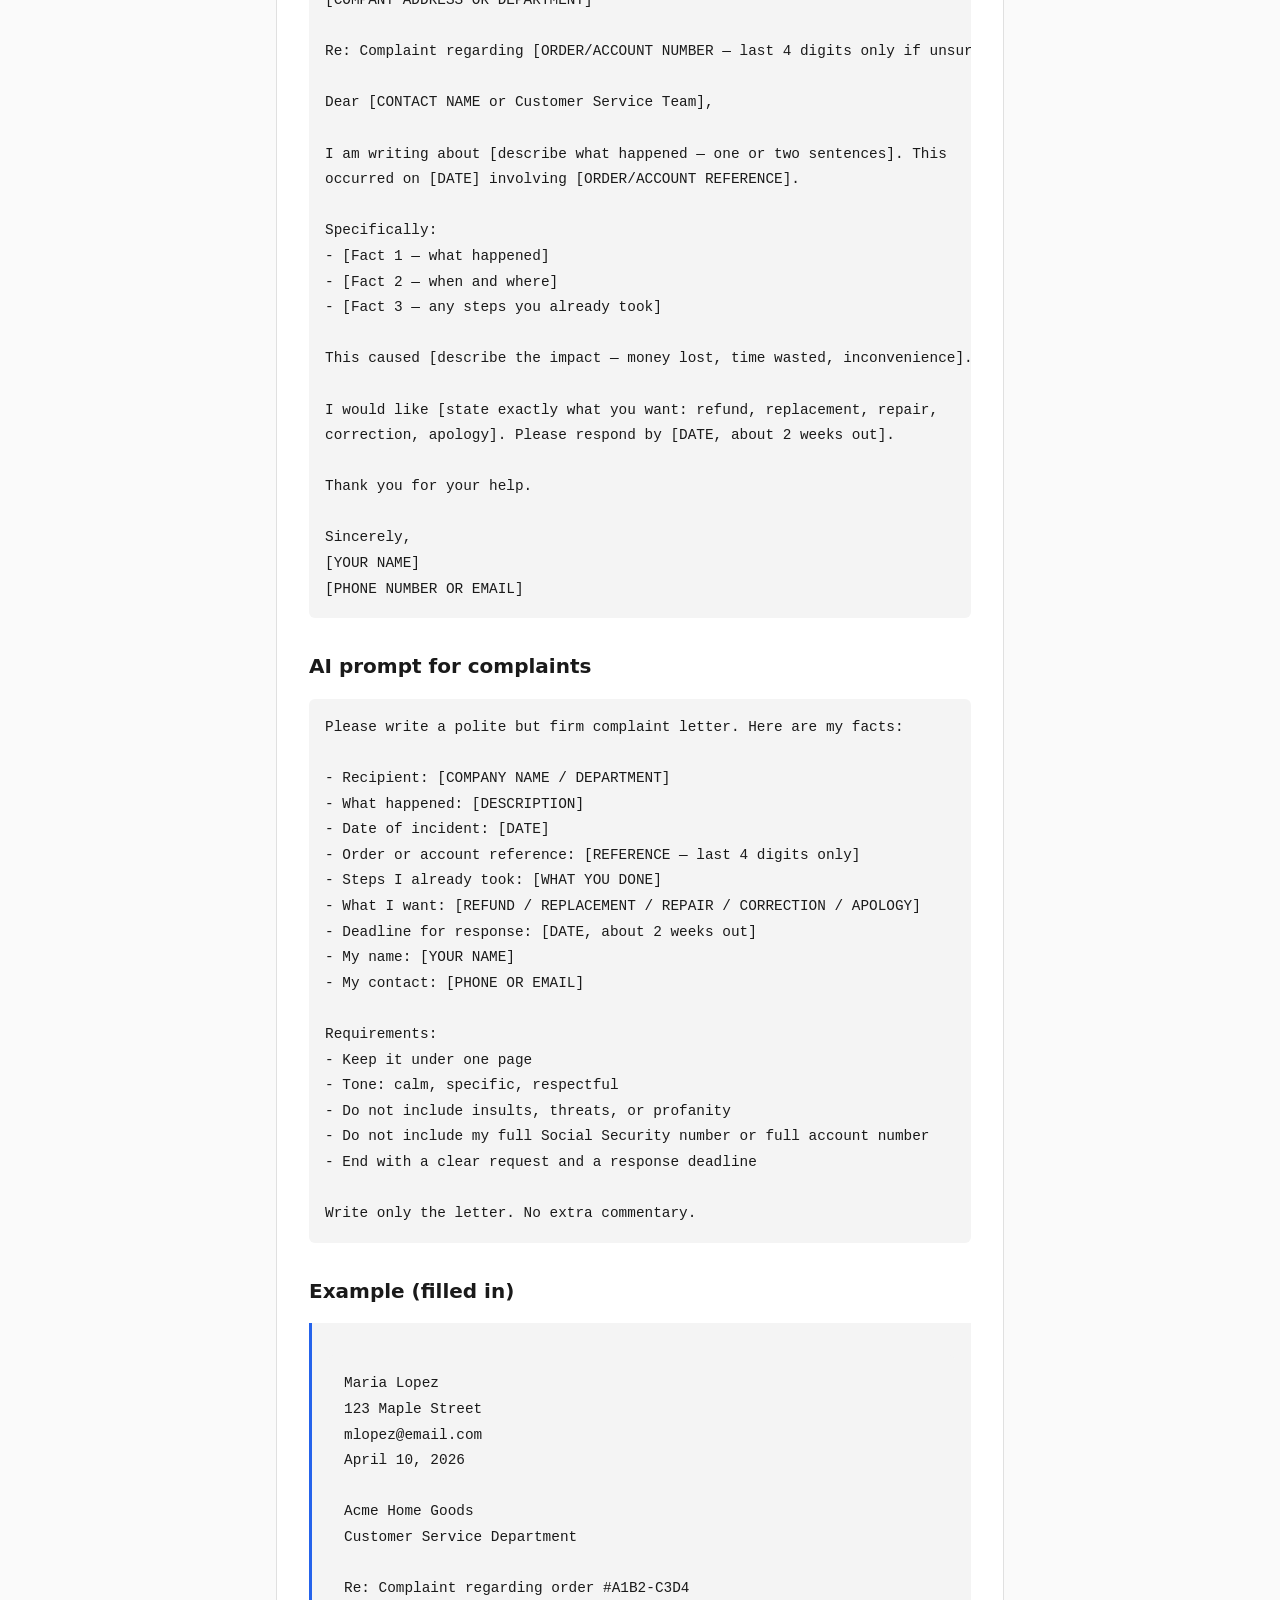
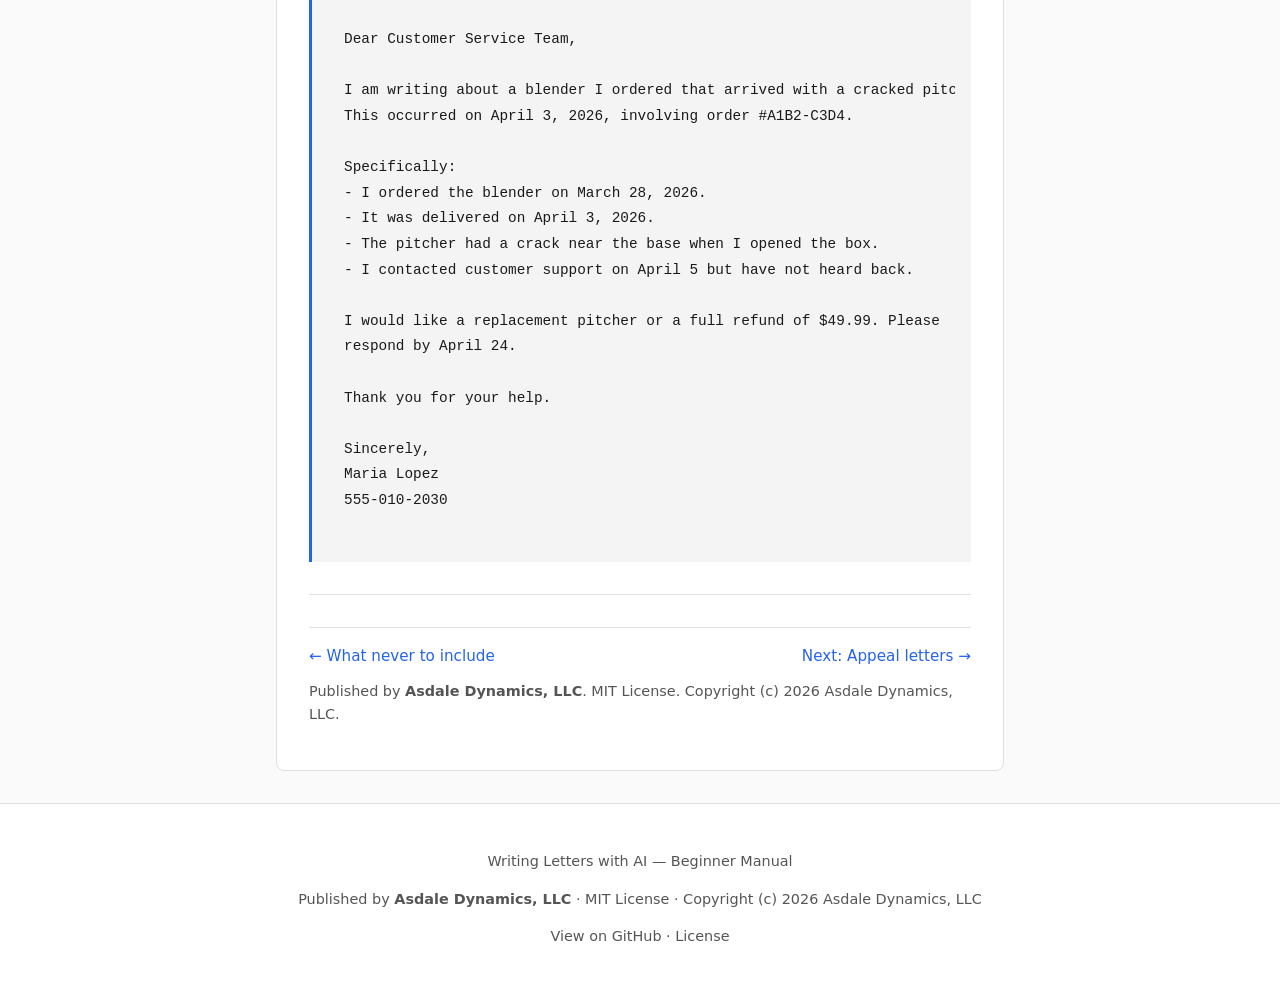
<file: site/complaints.html>
<!DOCTYPE html>
<html lang="en">
<head>
<meta charset="UTF-8">
<meta name="viewport" content="width=device-width, initial-scale=1.0">
<title>Complaint Letters — Writing Letters with AI</title>
<link rel="stylesheet" href="css/style.css">
</head>
<body>
<a href="#main" class="skip-link">Skip to main content</a>
<header class="site-header">
<div class="site-header-inner">
<h1 class="site-title"><a href="index.html">Writing Letters with AI</a></h1>
<nav class="site-nav" aria-label="Main navigation">
<a href="index.html">Home</a>
<a href="intro.html">Introduction</a>
<a href="tone-guidance.html">Tone Guidance</a>
<a href="what-never-to-include.html">What Never to Include</a>
<a href="complaints.html" class="current">Complaints</a>
<a href="appeals.html">Appeals</a>
<a href="thank-you.html">Thank-You Notes</a>
<a href="requests.html">Requests</a>
<a href="ai-prompts.html">AI Prompts</a>
</nav>
</div>
</header>
<main id="main">
<article>
<h1>Complaint letters</h1>
<p>Use a complaint letter when something went wrong: a billing error, poor service, a defective product, or a missed appointment. The goal is to get it fixed, not to vent.</p>

<h2>When to use</h2>
<ul>
<li>You were charged twice or charged the wrong amount</li>
<li>A product arrived broken or never arrived</li>
<li>Service was rude, slow, or not as promised</li>
<li>You want a refund, replacement, repair, or apology</li>
</ul>

<h2>Step-by-step</h2>

<h3>1. Gather your facts before writing</h3>
<ul>
<li>Date of the incident or charge</li>
<li>Order number, account number, or reference number (last 4 digits only if you're unsure about privacy)</li>
<li>Name of the person or department, if you have it</li>
<li>What you want: refund, replacement, repair, correction, apology</li>
</ul>

<h3>2. Use the template</h3>
<p>See <code>../templates/complaint-template.md</code> or <a href="../templates/printable/printable-complaint.html">templates/printable/printable-complaint.html</a>.</p>

<h3>3. Draft with AI</h3>
<p>Copy the complaint prompt from <a href="ai-prompts.html">AI prompt templates</a>, fill in your details, and paste it into your AI chat tool.</p>

<h3>4. Review</h3>
<p>Read the draft. Is it calm? Is it specific? Is it clear what you want? Remove anything from the "never include" list.</p>

<h3>5. Send</h3>
<p>Email, mail, or use the company's contact form. Keep a copy for yourself.</p>

<h2>Complaint letter template</h2>
<pre><code>[YOUR NAME]
[YOUR ADDRESS — optional for email]
[YOUR EMAIL OR PHONE]
[DATE]

[COMPANY NAME]
[COMPANY ADDRESS OR DEPARTMENT]

Re: Complaint regarding [ORDER/ACCOUNT NUMBER — last 4 digits only if unsure]

Dear [CONTACT NAME or Customer Service Team],

I am writing about [describe what happened — one or two sentences]. This
occurred on [DATE] involving [ORDER/ACCOUNT REFERENCE].

Specifically:
- [Fact 1 — what happened]
- [Fact 2 — when and where]
- [Fact 3 — any steps you already took]

This caused [describe the impact — money lost, time wasted, inconvenience].

I would like [state exactly what you want: refund, replacement, repair,
correction, apology]. Please respond by [DATE, about 2 weeks out].

Thank you for your help.

Sincerely,
[YOUR NAME]
[PHONE NUMBER OR EMAIL]</code></pre>

<h2>AI prompt for complaints</h2>
<pre><code>Please write a polite but firm complaint letter. Here are my facts:

- Recipient: [COMPANY NAME / DEPARTMENT]
- What happened: [DESCRIPTION]
- Date of incident: [DATE]
- Order or account reference: [REFERENCE — last 4 digits only]
- Steps I already took: [WHAT YOU DONE]
- What I want: [REFUND / REPLACEMENT / REPAIR / CORRECTION / APOLOGY]
- Deadline for response: [DATE, about 2 weeks out]
- My name: [YOUR NAME]
- My contact: [PHONE OR EMAIL]

Requirements:
- Keep it under one page
- Tone: calm, specific, respectful
- Do not include insults, threats, or profanity
- Do not include my full Social Security number or full account number
- End with a clear request and a response deadline

Write only the letter. No extra commentary.</code></pre>

<h2>Example (filled in)</h2>
<div class="example">
<pre><code>Maria Lopez
123 Maple Street
mlopez@email.com
April 10, 2026

Acme Home Goods
Customer Service Department

Re: Complaint regarding order #A1B2-C3D4

Dear Customer Service Team,

I am writing about a blender I ordered that arrived with a cracked pitcher.
This occurred on April 3, 2026, involving order #A1B2-C3D4.

Specifically:
- I ordered the blender on March 28, 2026.
- It was delivered on April 3, 2026.
- The pitcher had a crack near the base when I opened the box.
- I contacted customer support on April 5 but have not heard back.

I would like a replacement pitcher or a full refund of $49.99. Please
respond by April 24.

Thank you for your help.

Sincerely,
Maria Lopez
555-010-2030</code></pre>
</div>

<hr>
<nav class="nav-links">
<a href="what-never-to-include.html">← What never to include</a>
<a href="appeals.html">Next: Appeal letters →</a>
</nav>
<p class="note">Published by <strong>Asdale Dynamics, LLC</strong>. MIT License. Copyright (c) 2026 Asdale Dynamics, LLC.</p>
</article>
</main>
<footer class="site-footer">
<p>Writing Letters with AI — Beginner Manual</p>
<p>Published by <strong>Asdale Dynamics, LLC</strong> · MIT License · Copyright (c) 2026 Asdale Dynamics, LLC</p>
<p><a href="../README.md">View on GitHub</a> · <a href="../LICENSE">License</a></p>
</footer>
</body>
</html>
</file>
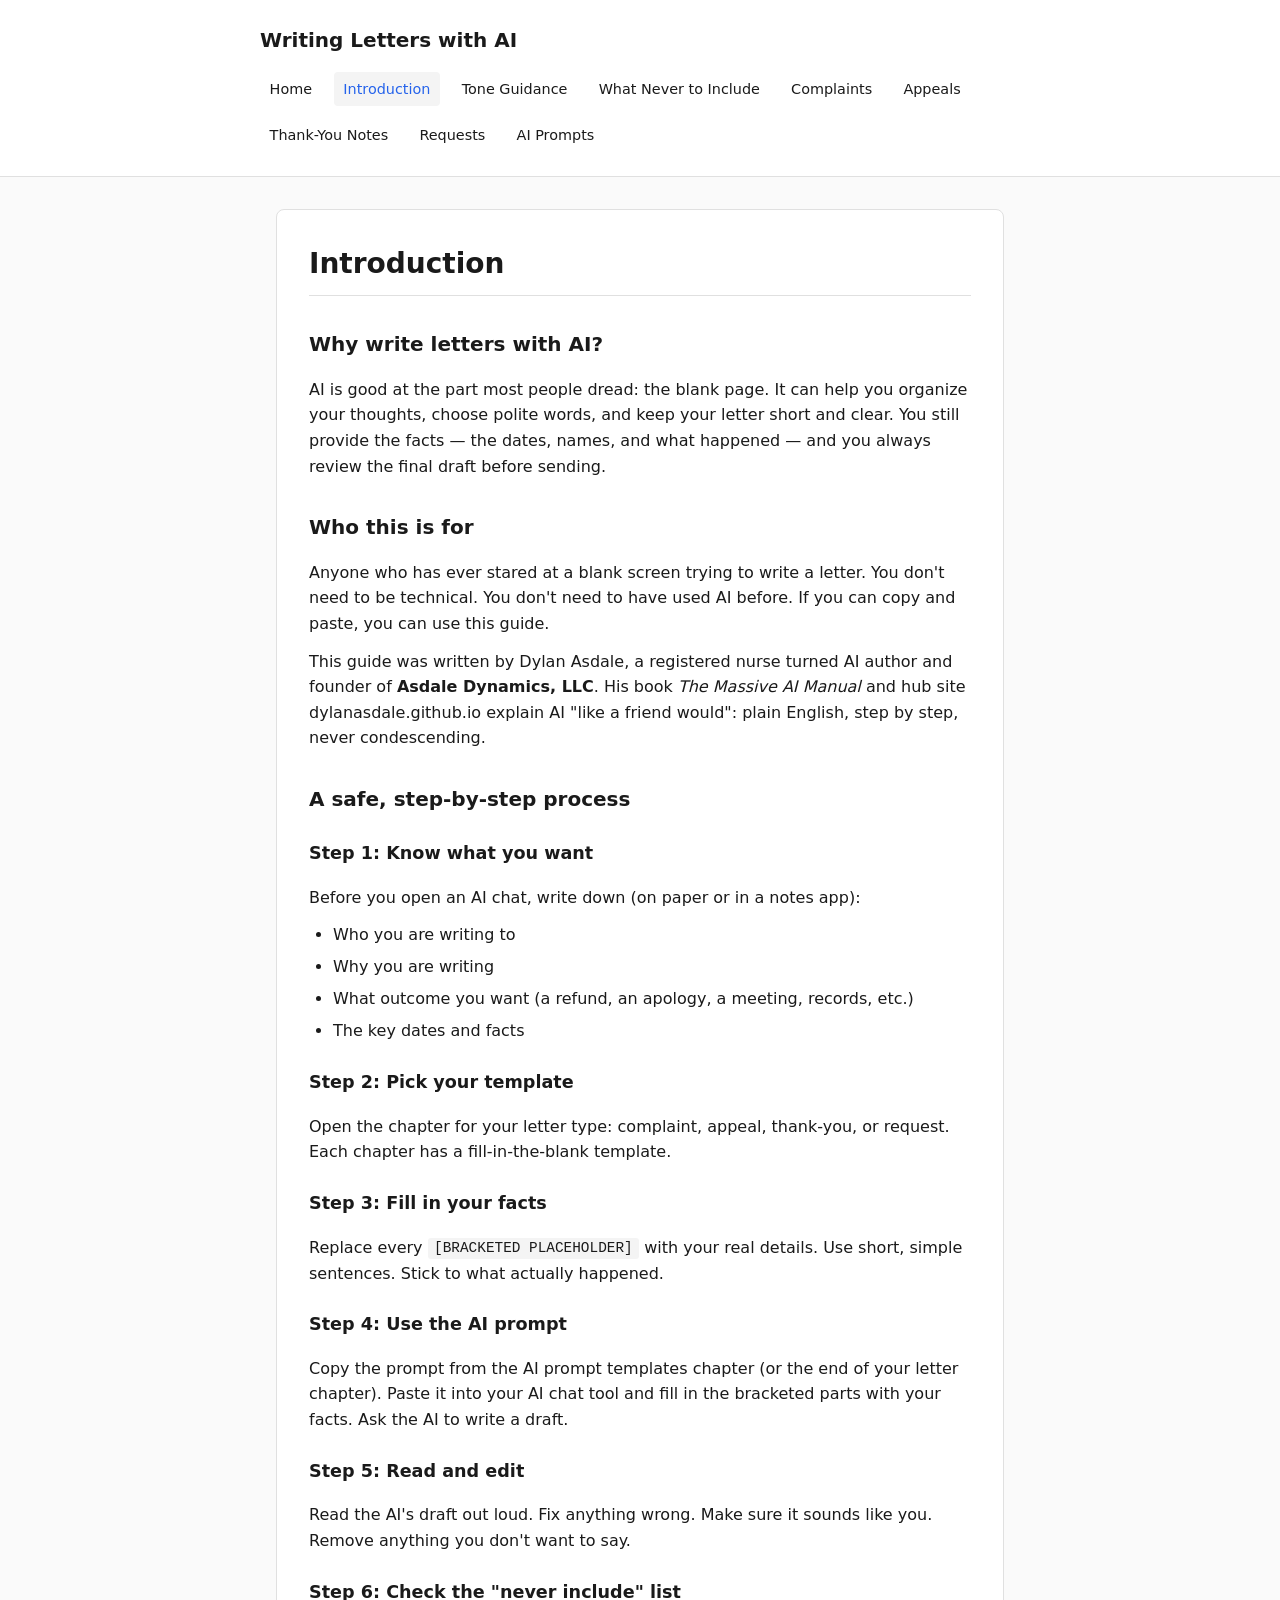
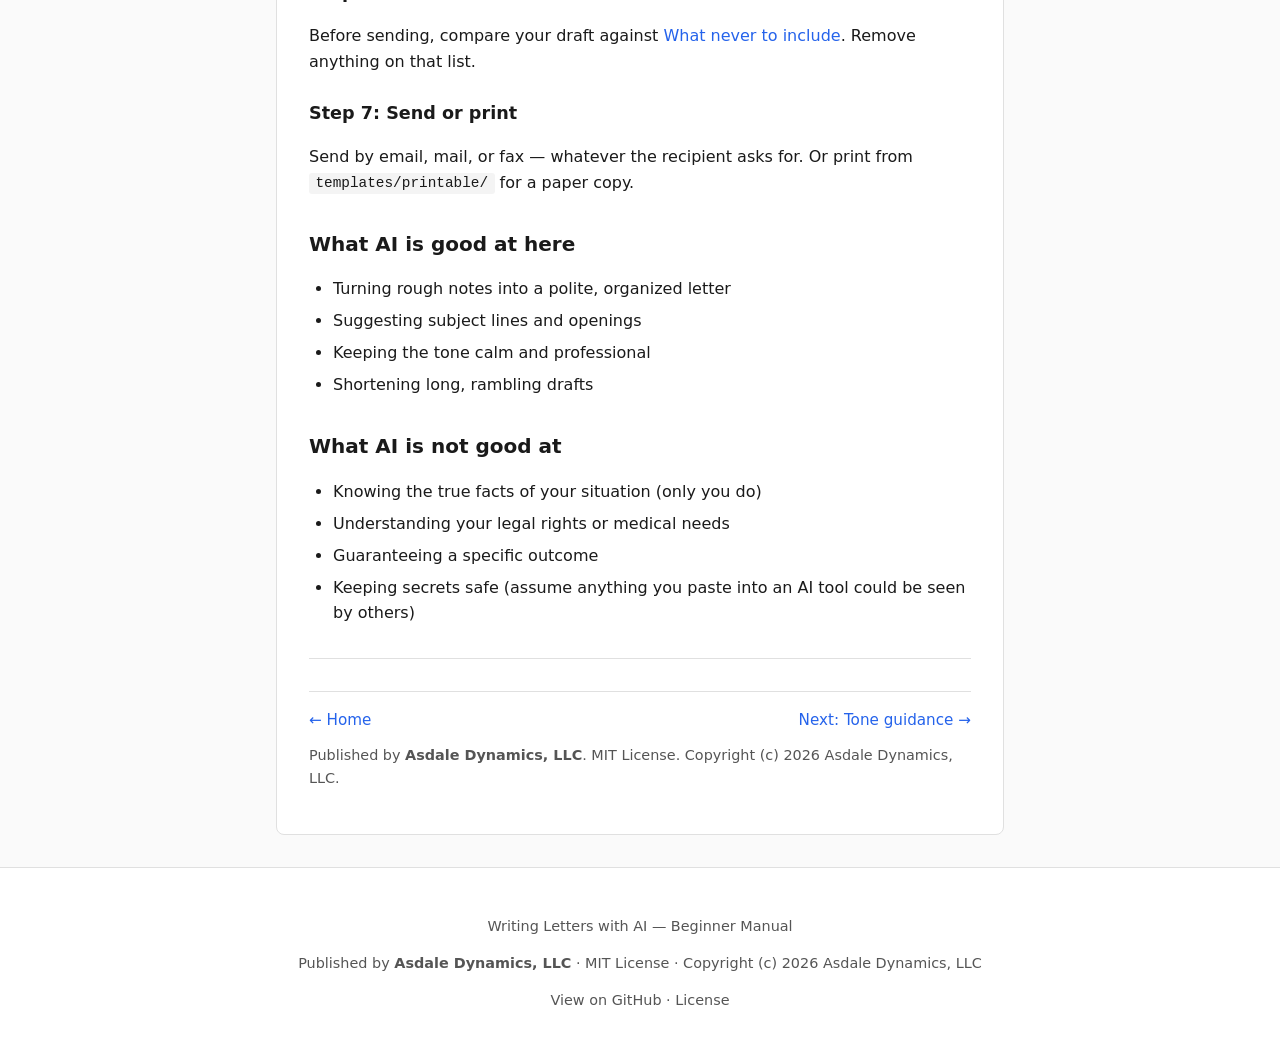
<file: site/intro.html>
<!DOCTYPE html>
<html lang="en">
<head>
<meta charset="UTF-8">
<meta name="viewport" content="width=device-width, initial-scale=1.0">
<title>Introduction — Writing Letters with AI</title>
<link rel="stylesheet" href="css/style.css">
</head>
<body>
<a href="#main" class="skip-link">Skip to main content</a>
<header class="site-header">
<div class="site-header-inner">
<h1 class="site-title"><a href="index.html">Writing Letters with AI</a></h1>
<nav class="site-nav" aria-label="Main navigation">
<a href="index.html">Home</a>
<a href="intro.html" class="current">Introduction</a>
<a href="tone-guidance.html">Tone Guidance</a>
<a href="what-never-to-include.html">What Never to Include</a>
<a href="complaints.html">Complaints</a>
<a href="appeals.html">Appeals</a>
<a href="thank-you.html">Thank-You Notes</a>
<a href="requests.html">Requests</a>
<a href="ai-prompts.html">AI Prompts</a>
</nav>
</div>
</header>
<main id="main">
<article>
<h1>Introduction</h1>

<h2>Why write letters with AI?</h2>
<p>AI is good at the part most people dread: the blank page. It can help you organize your thoughts, choose polite words, and keep your letter short and clear. You still provide the facts — the dates, names, and what happened — and you always review the final draft before sending.</p>

<h2>Who this is for</h2>
<p>Anyone who has ever stared at a blank screen trying to write a letter. You don't need to be technical. You don't need to have used AI before. If you can copy and paste, you can use this guide.</p>
<p>This guide was written by Dylan Asdale, a registered nurse turned AI author and founder of <strong>Asdale Dynamics, LLC</strong>. His book <em>The Massive AI Manual</em> and hub site dylanasdale.github.io explain AI "like a friend would": plain English, step by step, never condescending.</p>

<h2>A safe, step-by-step process</h2>

<h3>Step 1: Know what you want</h3>
<p>Before you open an AI chat, write down (on paper or in a notes app):</p>
<ul>
<li>Who you are writing to</li>
<li>Why you are writing</li>
<li>What outcome you want (a refund, an apology, a meeting, records, etc.)</li>
<li>The key dates and facts</li>
</ul>

<h3>Step 2: Pick your template</h3>
<p>Open the chapter for your letter type: complaint, appeal, thank-you, or request. Each chapter has a fill-in-the-blank template.</p>

<h3>Step 3: Fill in your facts</h3>
<p>Replace every <code>[BRACKETED PLACEHOLDER]</code> with your real details. Use short, simple sentences. Stick to what actually happened.</p>

<h3>Step 4: Use the AI prompt</h3>
<p>Copy the prompt from the AI prompt templates chapter (or the end of your letter chapter). Paste it into your AI chat tool and fill in the bracketed parts with your facts. Ask the AI to write a draft.</p>

<h3>Step 5: Read and edit</h3>
<p>Read the AI's draft out loud. Fix anything wrong. Make sure it sounds like you. Remove anything you don't want to say.</p>

<h3>Step 6: Check the "never include" list</h3>
<p>Before sending, compare your draft against <a href="what-never-to-include.html">What never to include</a>. Remove anything on that list.</p>

<h3>Step 7: Send or print</h3>
<p>Send by email, mail, or fax — whatever the recipient asks for. Or print from <code>templates/printable/</code> for a paper copy.</p>

<h2>What AI is good at here</h2>
<ul>
<li>Turning rough notes into a polite, organized letter</li>
<li>Suggesting subject lines and openings</li>
<li>Keeping the tone calm and professional</li>
<li>Shortening long, rambling drafts</li>
</ul>

<h2>What AI is not good at</h2>
<ul>
<li>Knowing the true facts of your situation (only you do)</li>
<li>Understanding your legal rights or medical needs</li>
<li>Guaranteeing a specific outcome</li>
<li>Keeping secrets safe (assume anything you paste into an AI tool could be seen by others)</li>
</ul>

<hr>
<nav class="nav-links">
<a href="index.html">← Home</a>
<a href="tone-guidance.html">Next: Tone guidance →</a>
</nav>
<p class="note">Published by <strong>Asdale Dynamics, LLC</strong>. MIT License. Copyright (c) 2026 Asdale Dynamics, LLC.</p>
</article>
</main>
<footer class="site-footer">
<p>Writing Letters with AI — Beginner Manual</p>
<p>Published by <strong>Asdale Dynamics, LLC</strong> · MIT License · Copyright (c) 2026 Asdale Dynamics, LLC</p>
<p><a href="../README.md">View on GitHub</a> · <a href="../LICENSE">License</a></p>
</footer>
</body>
</html>
</file>
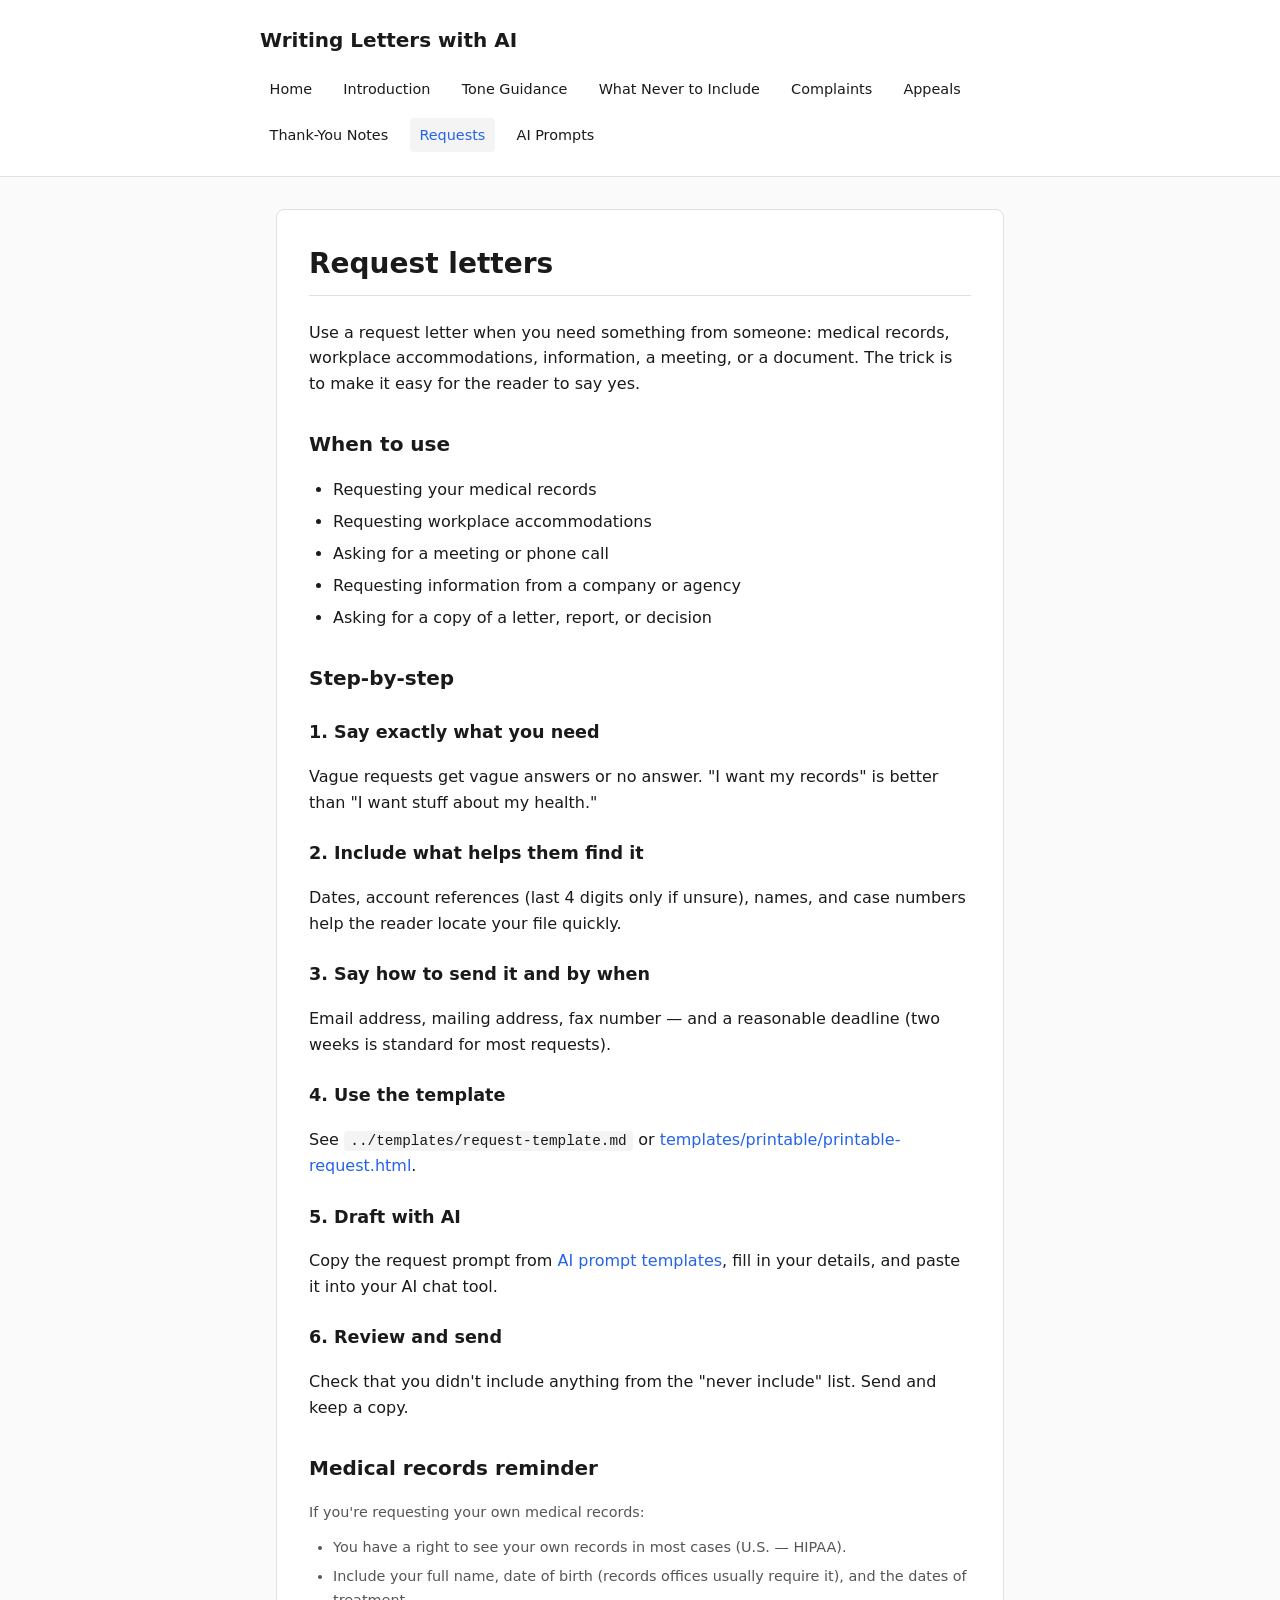
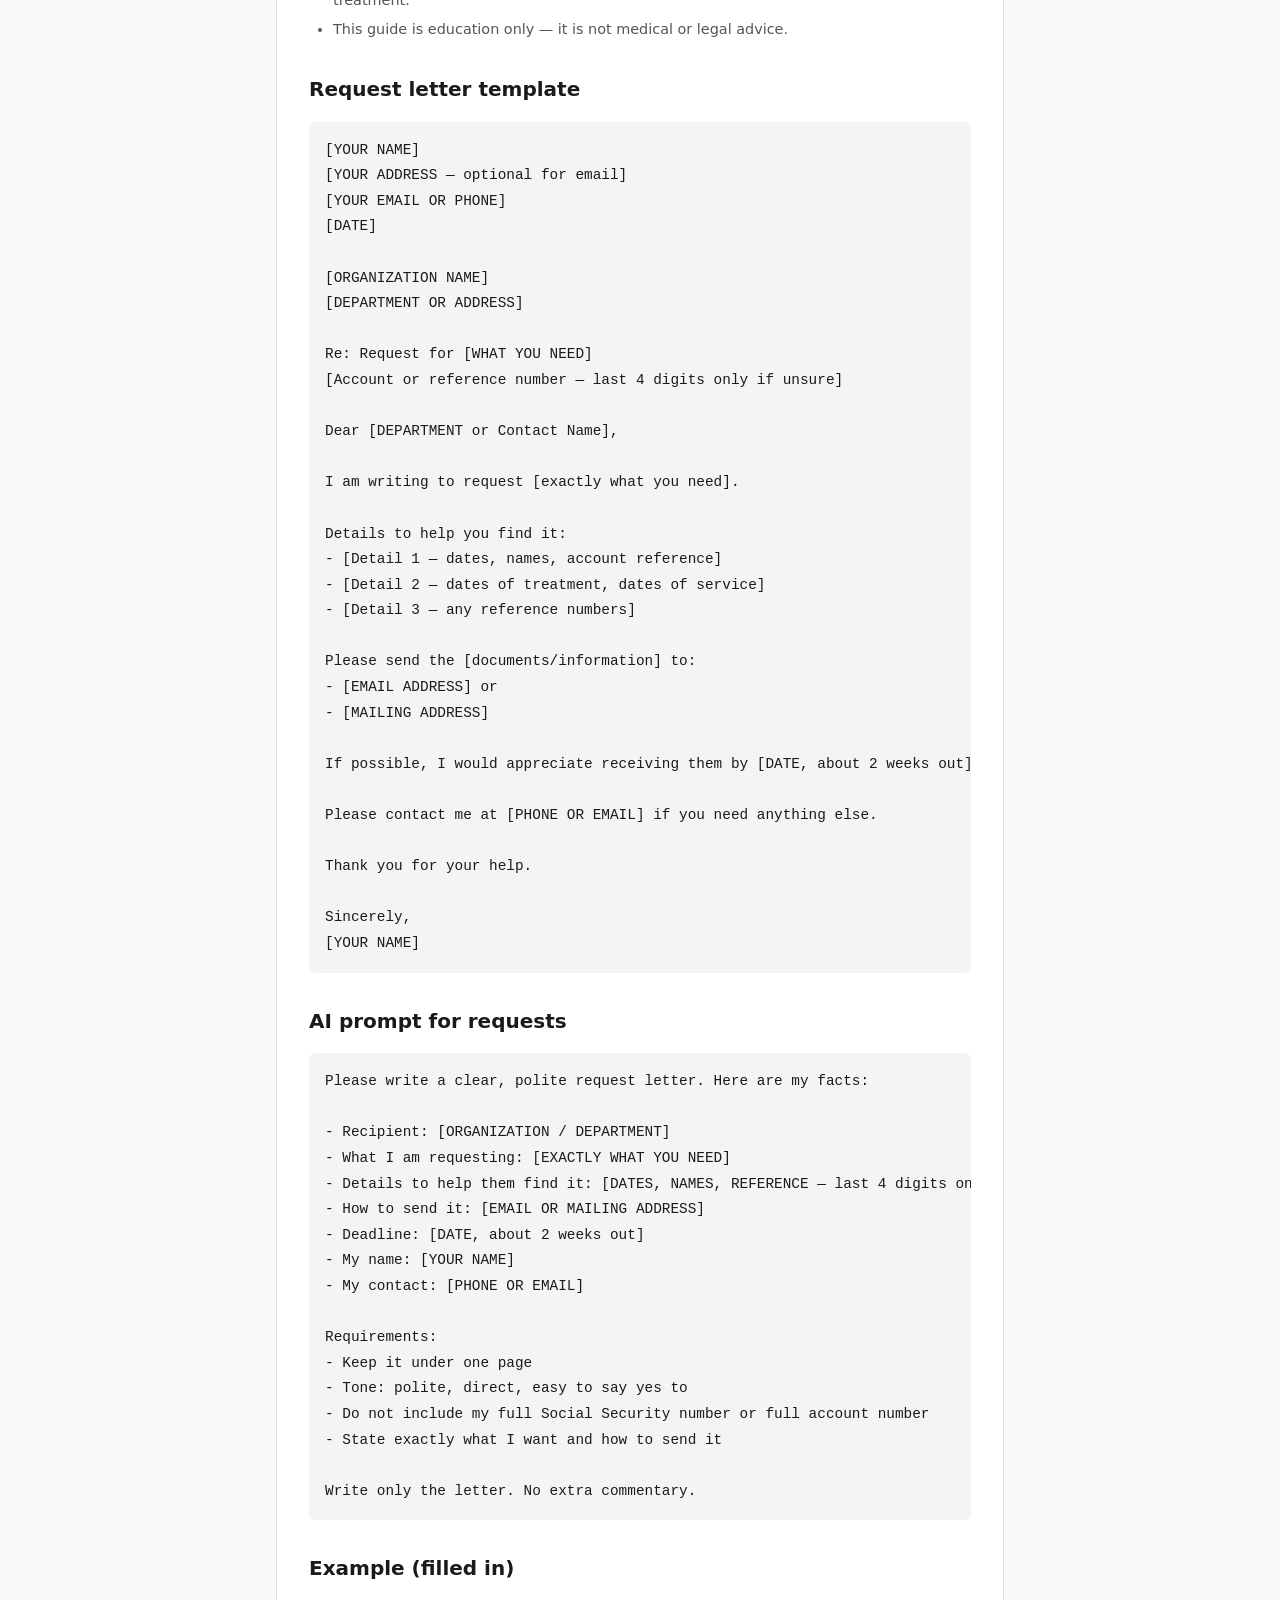
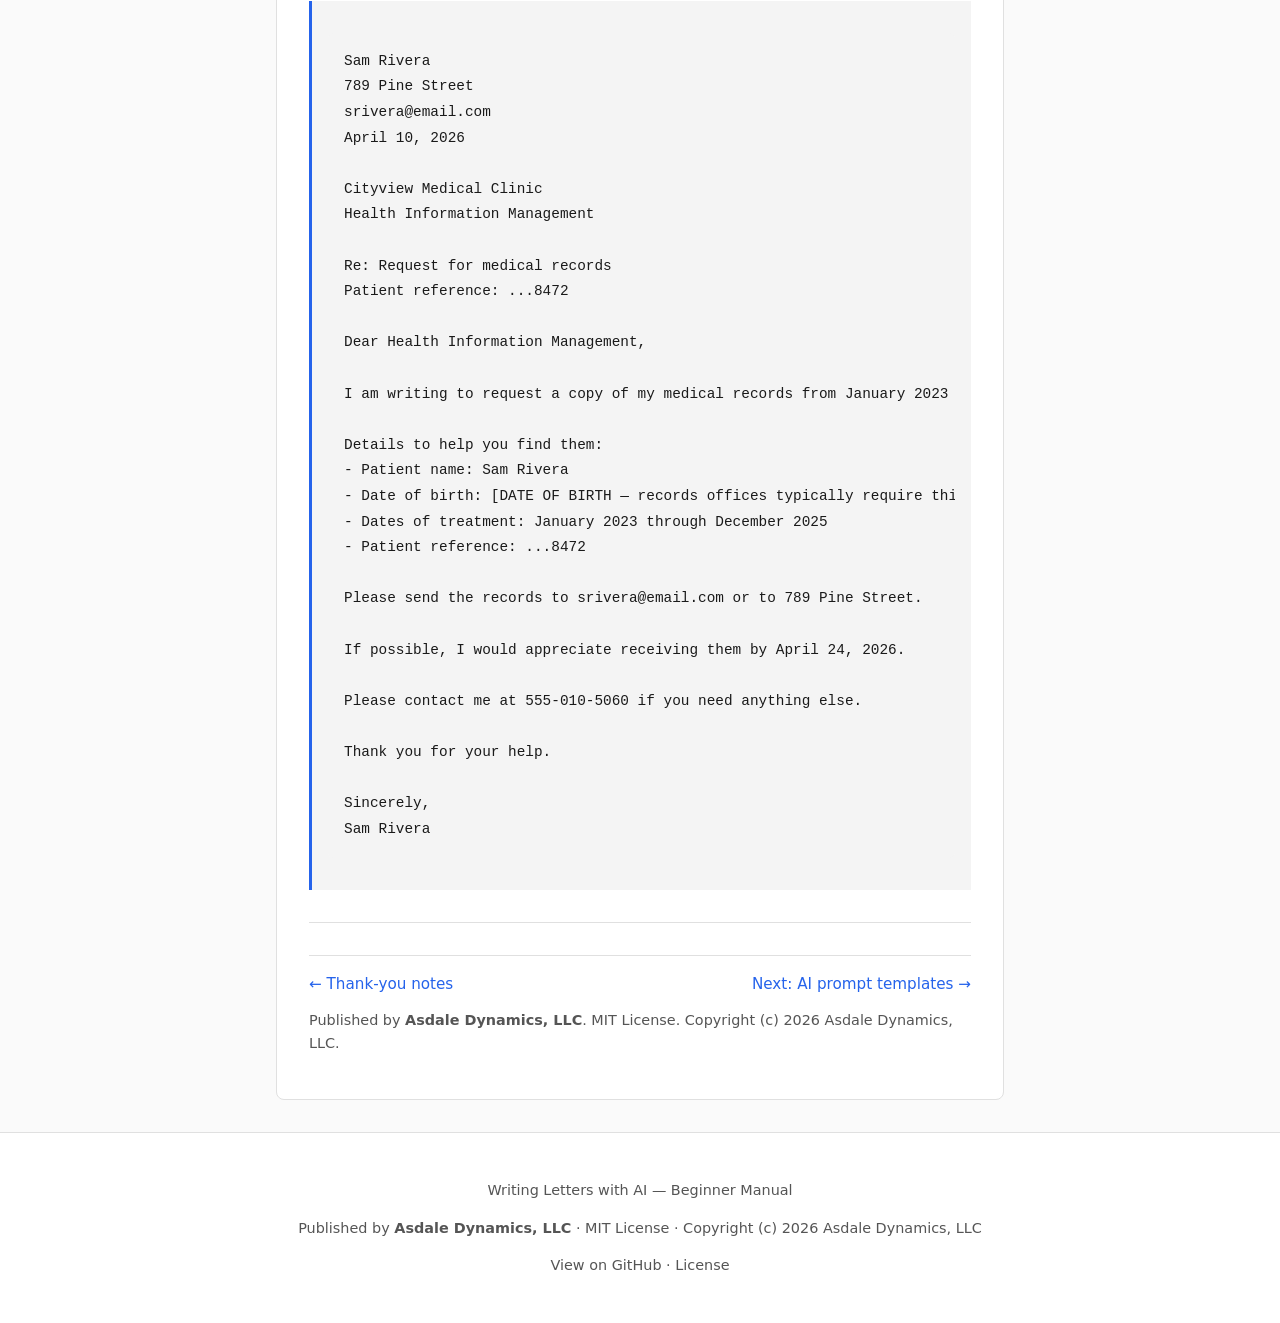
<file: site/requests.html>
<!DOCTYPE html>
<html lang="en">
<head>
<meta charset="UTF-8">
<meta name="viewport" content="width=device-width, initial-scale=1.0">
<title>Request Letters — Writing Letters with AI</title>
<link rel="stylesheet" href="css/style.css">
</head>
<body>
<a href="#main" class="skip-link">Skip to main content</a>
<header class="site-header">
<div class="site-header-inner">
<h1 class="site-title"><a href="index.html">Writing Letters with AI</a></h1>
<nav class="site-nav" aria-label="Main navigation">
<a href="index.html">Home</a>
<a href="intro.html">Introduction</a>
<a href="tone-guidance.html">Tone Guidance</a>
<a href="what-never-to-include.html">What Never to Include</a>
<a href="complaints.html">Complaints</a>
<a href="appeals.html">Appeals</a>
<a href="thank-you.html">Thank-You Notes</a>
<a href="requests.html" class="current">Requests</a>
<a href="ai-prompts.html">AI Prompts</a>
</nav>
</div>
</header>
<main id="main">
<article>
<h1>Request letters</h1>
<p>Use a request letter when you need something from someone: medical records, workplace accommodations, information, a meeting, or a document. The trick is to make it easy for the reader to say yes.</p>

<h2>When to use</h2>
<ul>
<li>Requesting your medical records</li>
<li>Requesting workplace accommodations</li>
<li>Asking for a meeting or phone call</li>
<li>Requesting information from a company or agency</li>
<li>Asking for a copy of a letter, report, or decision</li>
</ul>

<h2>Step-by-step</h2>

<h3>1. Say exactly what you need</h3>
<p>Vague requests get vague answers or no answer. "I want my records" is better than "I want stuff about my health."</p>

<h3>2. Include what helps them find it</h3>
<p>Dates, account references (last 4 digits only if unsure), names, and case numbers help the reader locate your file quickly.</p>

<h3>3. Say how to send it and by when</h3>
<p>Email address, mailing address, fax number — and a reasonable deadline (two weeks is standard for most requests).</p>

<h3>4. Use the template</h3>
<p>See <code>../templates/request-template.md</code> or <a href="../templates/printable/printable-request.html">templates/printable/printable-request.html</a>.</p>

<h3>5. Draft with AI</h3>
<p>Copy the request prompt from <a href="ai-prompts.html">AI prompt templates</a>, fill in your details, and paste it into your AI chat tool.</p>

<h3>6. Review and send</h3>
<p>Check that you didn't include anything from the "never include" list. Send and keep a copy.</p>

<h2>Medical records reminder</h2>
<div class="note">
<p>If you're requesting your own medical records:</p>
<ul>
<li>You have a right to see your own records in most cases (U.S. — HIPAA).</li>
<li>Include your full name, date of birth (records offices usually require it), and the dates of treatment.</li>
<li>This guide is education only — it is not medical or legal advice.</li>
</ul>
</div>

<h2>Request letter template</h2>
<pre><code>[YOUR NAME]
[YOUR ADDRESS — optional for email]
[YOUR EMAIL OR PHONE]
[DATE]

[ORGANIZATION NAME]
[DEPARTMENT OR ADDRESS]

Re: Request for [WHAT YOU NEED]
[Account or reference number — last 4 digits only if unsure]

Dear [DEPARTMENT or Contact Name],

I am writing to request [exactly what you need].

Details to help you find it:
- [Detail 1 — dates, names, account reference]
- [Detail 2 — dates of treatment, dates of service]
- [Detail 3 — any reference numbers]

Please send the [documents/information] to:
- [EMAIL ADDRESS] or
- [MAILING ADDRESS]

If possible, I would appreciate receiving them by [DATE, about 2 weeks out].

Please contact me at [PHONE OR EMAIL] if you need anything else.

Thank you for your help.

Sincerely,
[YOUR NAME]</code></pre>

<h2>AI prompt for requests</h2>
<pre><code>Please write a clear, polite request letter. Here are my facts:

- Recipient: [ORGANIZATION / DEPARTMENT]
- What I am requesting: [EXACTLY WHAT YOU NEED]
- Details to help them find it: [DATES, NAMES, REFERENCE — last 4 digits only]
- How to send it: [EMAIL OR MAILING ADDRESS]
- Deadline: [DATE, about 2 weeks out]
- My name: [YOUR NAME]
- My contact: [PHONE OR EMAIL]

Requirements:
- Keep it under one page
- Tone: polite, direct, easy to say yes to
- Do not include my full Social Security number or full account number
- State exactly what I want and how to send it

Write only the letter. No extra commentary.</code></pre>

<h2>Example (filled in)</h2>
<div class="example">
<pre><code>Sam Rivera
789 Pine Street
srivera@email.com
April 10, 2026

Cityview Medical Clinic
Health Information Management

Re: Request for medical records
Patient reference: ...8472

Dear Health Information Management,

I am writing to request a copy of my medical records from January 2023 through December 2025.

Details to help you find them:
- Patient name: Sam Rivera
- Date of birth: [DATE OF BIRTH — records offices typically require this]
- Dates of treatment: January 2023 through December 2025
- Patient reference: ...8472

Please send the records to srivera@email.com or to 789 Pine Street.

If possible, I would appreciate receiving them by April 24, 2026.

Please contact me at 555-010-5060 if you need anything else.

Thank you for your help.

Sincerely,
Sam Rivera</code></pre>
</div>

<hr>
<nav class="nav-links">
<a href="thank-you.html">← Thank-you notes</a>
<a href="ai-prompts.html">Next: AI prompt templates →</a>
</nav>
<p class="note">Published by <strong>Asdale Dynamics, LLC</strong>. MIT License. Copyright (c) 2026 Asdale Dynamics, LLC.</p>
</article>
</main>
<footer class="site-footer">
<p>Writing Letters with AI — Beginner Manual</p>
<p>Published by <strong>Asdale Dynamics, LLC</strong> · MIT License · Copyright (c) 2026 Asdale Dynamics, LLC</p>
<p><a href="../README.md">View on GitHub</a> · <a href="../LICENSE">License</a></p>
</footer>
</body>
</html>
</file>
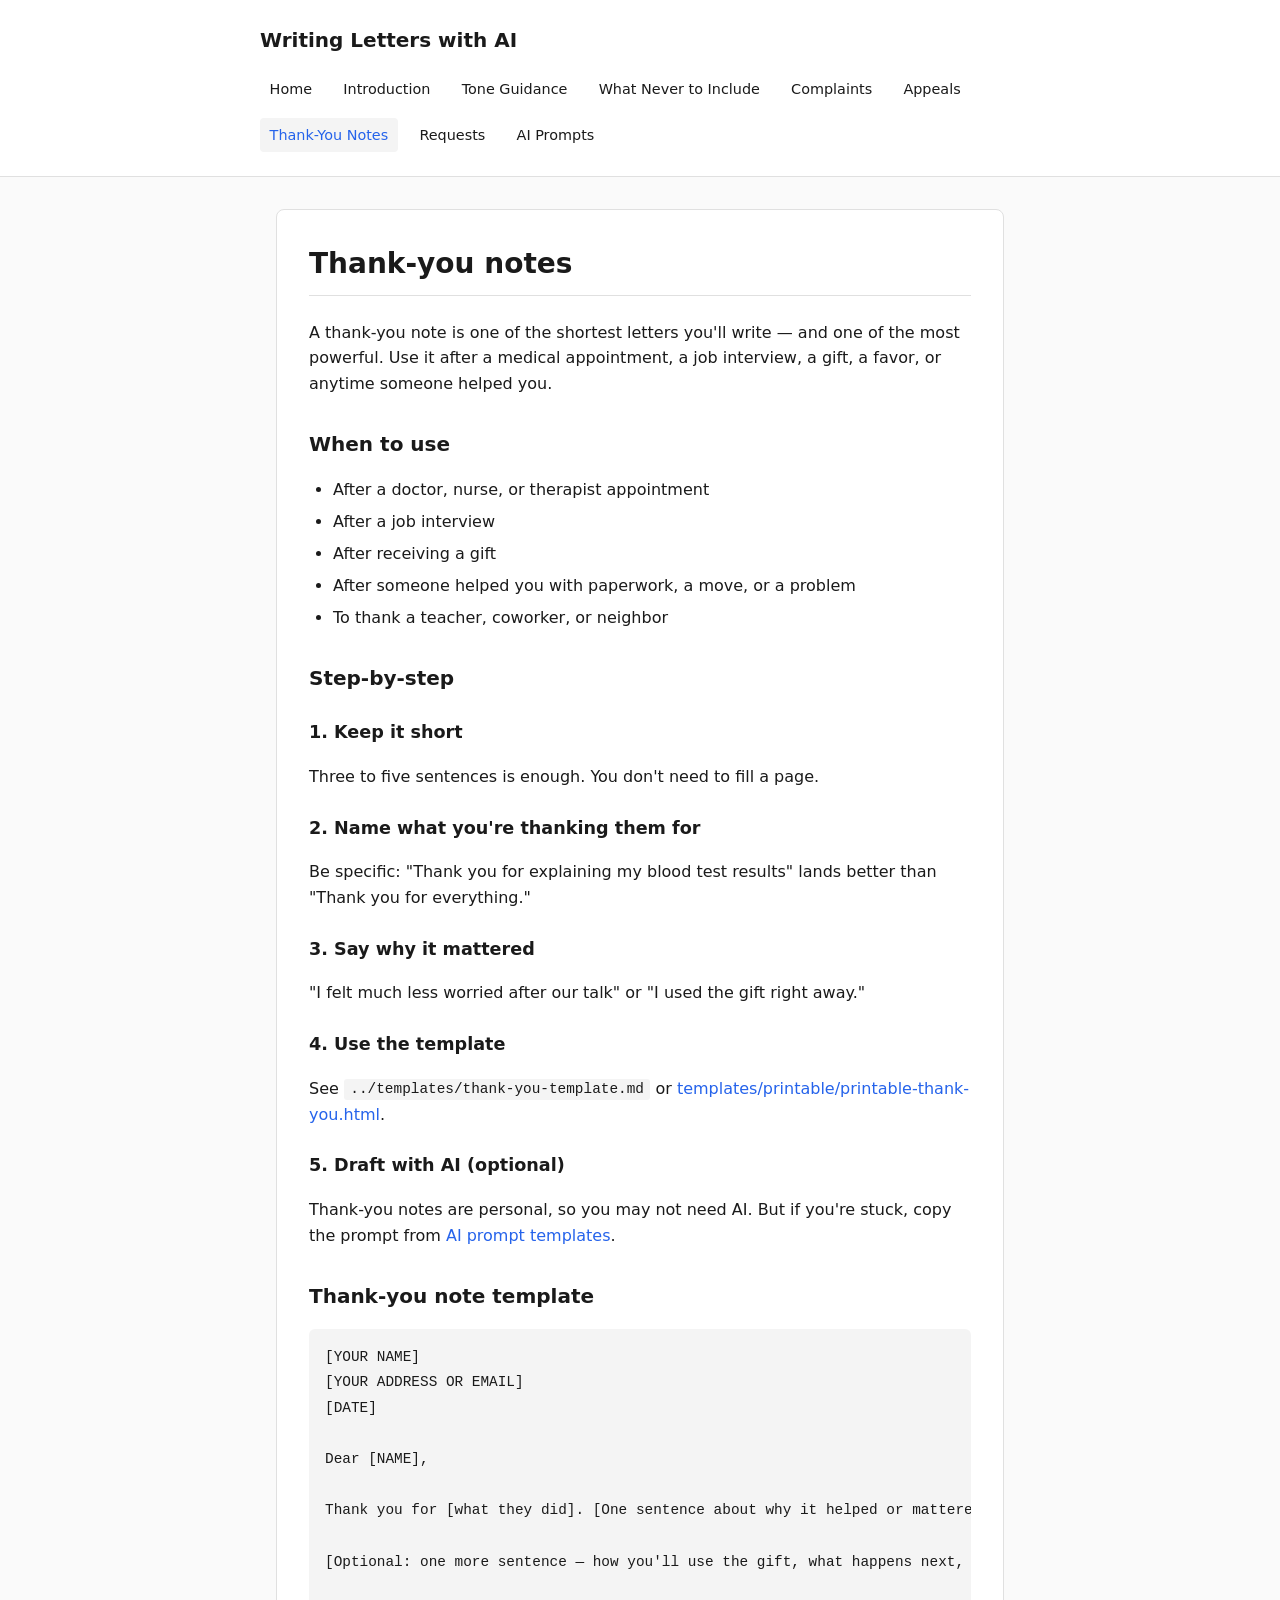
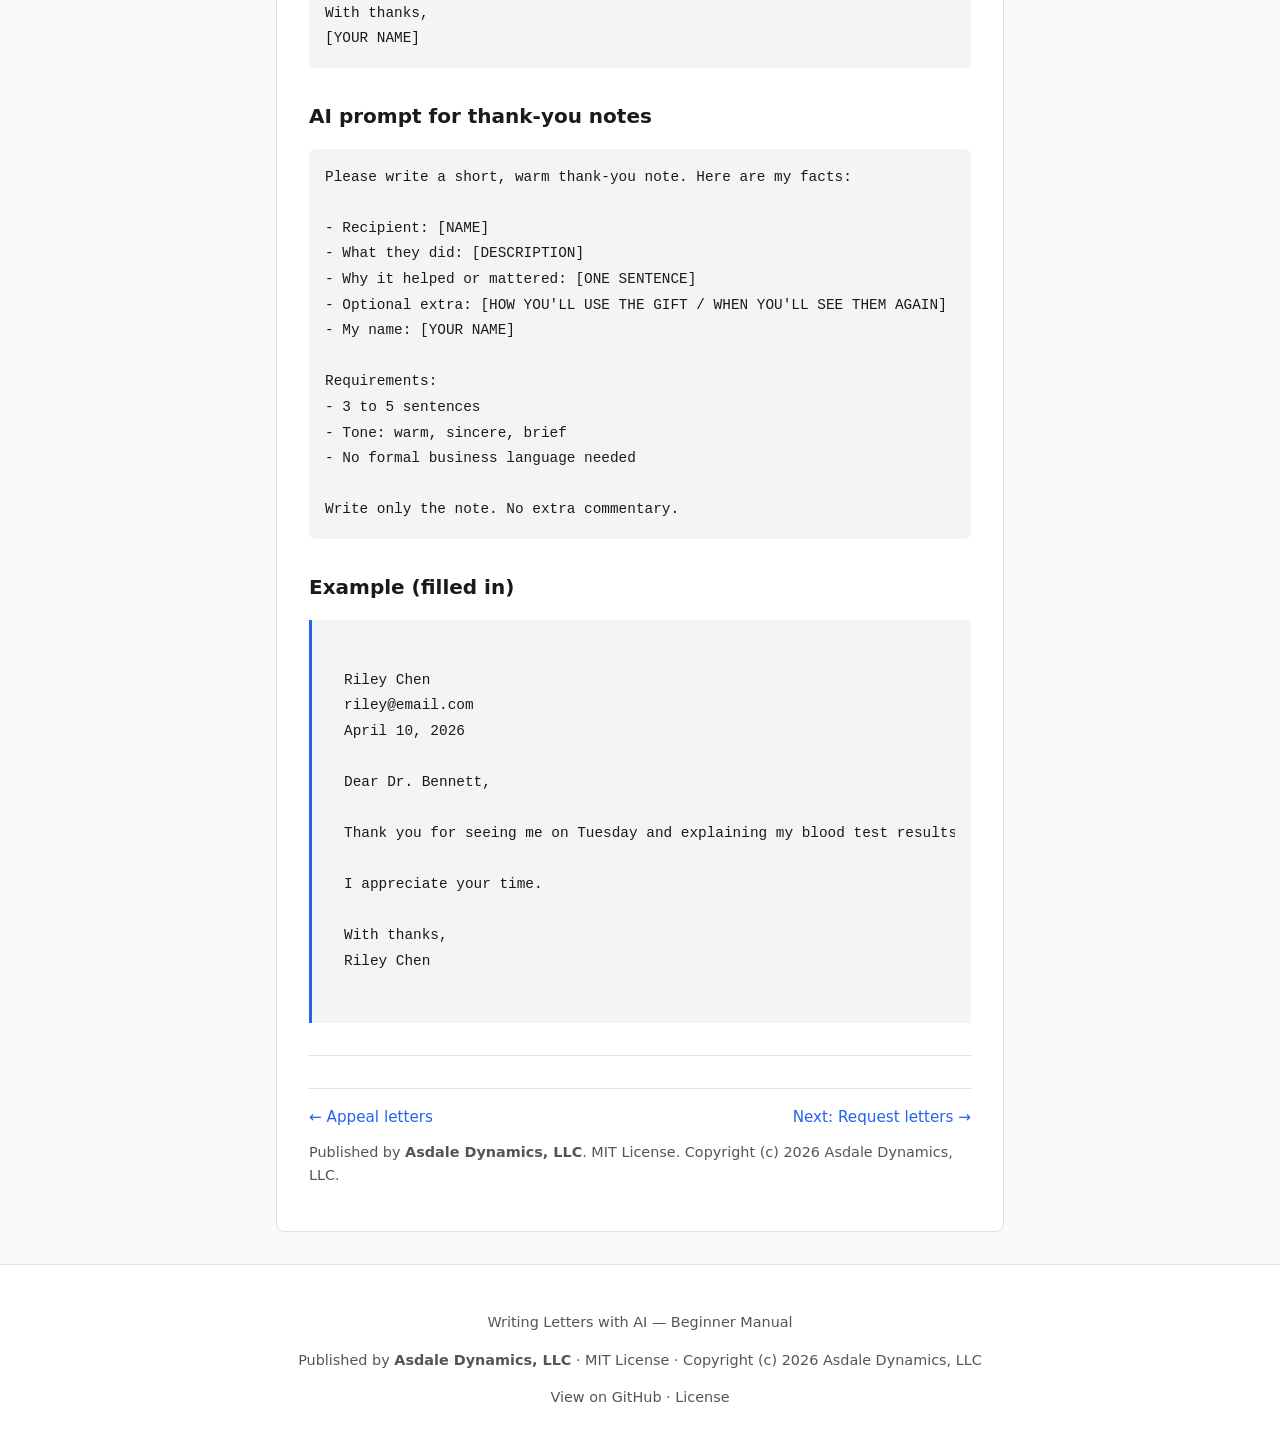
<file: site/thank-you.html>
<!DOCTYPE html>
<html lang="en">
<head>
<meta charset="UTF-8">
<meta name="viewport" content="width=device-width, initial-scale=1.0">
<title>Thank-You Notes — Writing Letters with AI</title>
<link rel="stylesheet" href="css/style.css">
</head>
<body>
<a href="#main" class="skip-link">Skip to main content</a>
<header class="site-header">
<div class="site-header-inner">
<h1 class="site-title"><a href="index.html">Writing Letters with AI</a></h1>
<nav class="site-nav" aria-label="Main navigation">
<a href="index.html">Home</a>
<a href="intro.html">Introduction</a>
<a href="tone-guidance.html">Tone Guidance</a>
<a href="what-never-to-include.html">What Never to Include</a>
<a href="complaints.html">Complaints</a>
<a href="appeals.html">Appeals</a>
<a href="thank-you.html" class="current">Thank-You Notes</a>
<a href="requests.html">Requests</a>
<a href="ai-prompts.html">AI Prompts</a>
</nav>
</div>
</header>
<main id="main">
<article>
<h1>Thank-you notes</h1>
<p>A thank-you note is one of the shortest letters you'll write — and one of the most powerful. Use it after a medical appointment, a job interview, a gift, a favor, or anytime someone helped you.</p>

<h2>When to use</h2>
<ul>
<li>After a doctor, nurse, or therapist appointment</li>
<li>After a job interview</li>
<li>After receiving a gift</li>
<li>After someone helped you with paperwork, a move, or a problem</li>
<li>To thank a teacher, coworker, or neighbor</li>
</ul>

<h2>Step-by-step</h2>

<h3>1. Keep it short</h3>
<p>Three to five sentences is enough. You don't need to fill a page.</p>

<h3>2. Name what you're thanking them for</h3>
<p>Be specific: "Thank you for explaining my blood test results" lands better than "Thank you for everything."</p>

<h3>3. Say why it mattered</h3>
<p>"I felt much less worried after our talk" or "I used the gift right away."</p>

<h3>4. Use the template</h3>
<p>See <code>../templates/thank-you-template.md</code> or <a href="../templates/printable/printable-thank-you.html">templates/printable/printable-thank-you.html</a>.</p>

<h3>5. Draft with AI (optional)</h3>
<p>Thank-you notes are personal, so you may not need AI. But if you're stuck, copy the prompt from <a href="ai-prompts.html">AI prompt templates</a>.</p>

<h2>Thank-you note template</h2>
<pre><code>[YOUR NAME]
[YOUR ADDRESS OR EMAIL]
[DATE]

Dear [NAME],

Thank you for [what they did]. [One sentence about why it helped or mattered to you.]

[Optional: one more sentence — how you'll use the gift, what happens next, or when you hope to see them again.]

With thanks,
[YOUR NAME]</code></pre>

<h2>AI prompt for thank-you notes</h2>
<pre><code>Please write a short, warm thank-you note. Here are my facts:

- Recipient: [NAME]
- What they did: [DESCRIPTION]
- Why it helped or mattered: [ONE SENTENCE]
- Optional extra: [HOW YOU'LL USE THE GIFT / WHEN YOU'LL SEE THEM AGAIN]
- My name: [YOUR NAME]

Requirements:
- 3 to 5 sentences
- Tone: warm, sincere, brief
- No formal business language needed

Write only the note. No extra commentary.</code></pre>

<h2>Example (filled in)</h2>
<div class="example">
<pre><code>Riley Chen
riley@email.com
April 10, 2026

Dear Dr. Bennett,

Thank you for seeing me on Tuesday and explaining my blood test results in plain language. I felt much less worried after our talk, and I know exactly what to work on before my next visit.

I appreciate your time.

With thanks,
Riley Chen</code></pre>
</div>

<hr>
<nav class="nav-links">
<a href="appeals.html">← Appeal letters</a>
<a href="requests.html">Next: Request letters →</a>
</nav>
<p class="note">Published by <strong>Asdale Dynamics, LLC</strong>. MIT License. Copyright (c) 2026 Asdale Dynamics, LLC.</p>
</article>
</main>
<footer class="site-footer">
<p>Writing Letters with AI — Beginner Manual</p>
<p>Published by <strong>Asdale Dynamics, LLC</strong> · MIT License · Copyright (c) 2026 Asdale Dynamics, LLC</p>
<p><a href="../README.md">View on GitHub</a> · <a href="../LICENSE">License</a></p>
</footer>
</body>
</html>
</file>
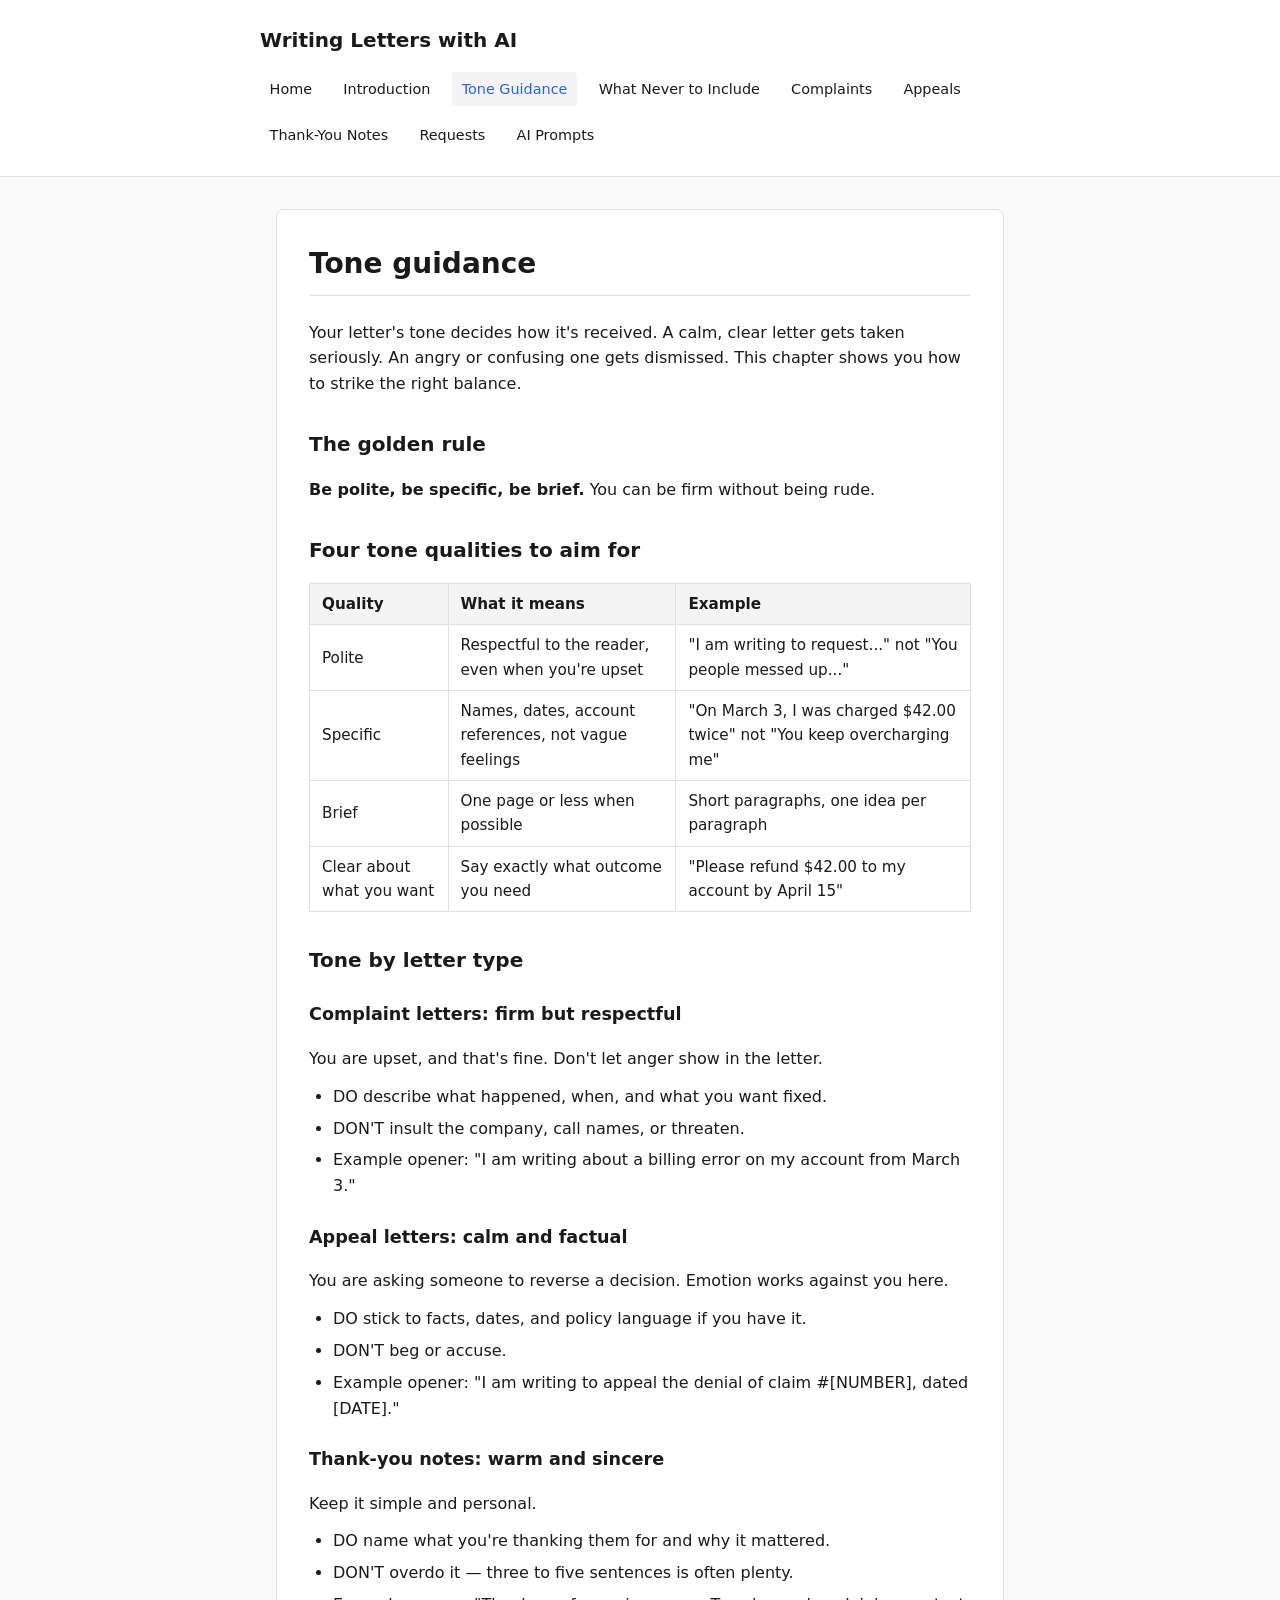
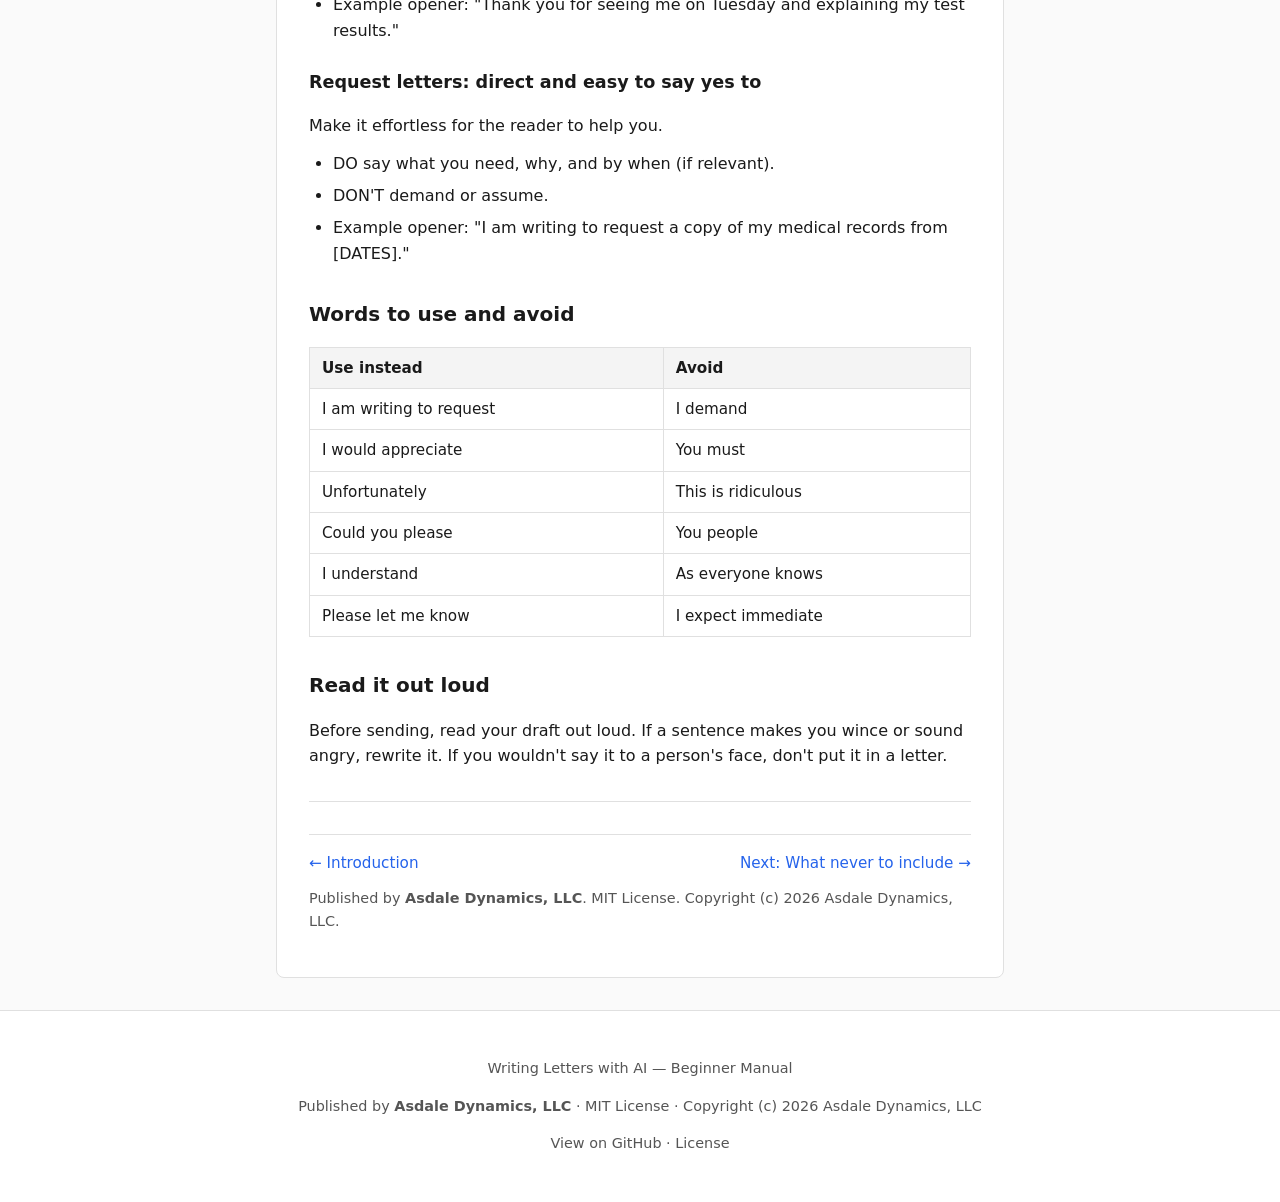
<file: site/tone-guidance.html>
<!DOCTYPE html>
<html lang="en">
<head>
<meta charset="UTF-8">
<meta name="viewport" content="width=device-width, initial-scale=1.0">
<title>Tone Guidance — Writing Letters with AI</title>
<link rel="stylesheet" href="css/style.css">
</head>
<body>
<a href="#main" class="skip-link">Skip to main content</a>
<header class="site-header">
<div class="site-header-inner">
<h1 class="site-title"><a href="index.html">Writing Letters with AI</a></h1>
<nav class="site-nav" aria-label="Main navigation">
<a href="index.html">Home</a>
<a href="intro.html">Introduction</a>
<a href="tone-guidance.html" class="current">Tone Guidance</a>
<a href="what-never-to-include.html">What Never to Include</a>
<a href="complaints.html">Complaints</a>
<a href="appeals.html">Appeals</a>
<a href="thank-you.html">Thank-You Notes</a>
<a href="requests.html">Requests</a>
<a href="ai-prompts.html">AI Prompts</a>
</nav>
</div>
</header>
<main id="main">
<article>
<h1>Tone guidance</h1>
<p>Your letter's tone decides how it's received. A calm, clear letter gets taken seriously. An angry or confusing one gets dismissed. This chapter shows you how to strike the right balance.</p>

<h2>The golden rule</h2>
<p><strong>Be polite, be specific, be brief.</strong> You can be firm without being rude.</p>

<h2>Four tone qualities to aim for</h2>
<table>
<thead>
<tr><th>Quality</th><th>What it means</th><th>Example</th></tr>
</thead>
<tbody>
<tr><td>Polite</td><td>Respectful to the reader, even when you're upset</td><td>"I am writing to request..." not "You people messed up..."</td></tr>
<tr><td>Specific</td><td>Names, dates, account references, not vague feelings</td><td>"On March 3, I was charged $42.00 twice" not "You keep overcharging me"</td></tr>
<tr><td>Brief</td><td>One page or less when possible</td><td>Short paragraphs, one idea per paragraph</td></tr>
<tr><td>Clear about what you want</td><td>Say exactly what outcome you need</td><td>"Please refund $42.00 to my account by April 15"</td></tr>
</tbody>
</table>

<h2>Tone by letter type</h2>

<h3>Complaint letters: firm but respectful</h3>
<p>You are upset, and that's fine. Don't let anger show in the letter.</p>
<ul>
<li>DO describe what happened, when, and what you want fixed.</li>
<li>DON'T insult the company, call names, or threaten.</li>
<li>Example opener: "I am writing about a billing error on my account from March 3."</li>
</ul>

<h3>Appeal letters: calm and factual</h3>
<p>You are asking someone to reverse a decision. Emotion works against you here.</p>
<ul>
<li>DO stick to facts, dates, and policy language if you have it.</li>
<li>DON'T beg or accuse.</li>
<li>Example opener: "I am writing to appeal the denial of claim #[NUMBER], dated [DATE]."</li>
</ul>

<h3>Thank-you notes: warm and sincere</h3>
<p>Keep it simple and personal.</p>
<ul>
<li>DO name what you're thanking them for and why it mattered.</li>
<li>DON'T overdo it — three to five sentences is often plenty.</li>
<li>Example opener: "Thank you for seeing me on Tuesday and explaining my test results."</li>
</ul>

<h3>Request letters: direct and easy to say yes to</h3>
<p>Make it effortless for the reader to help you.</p>
<ul>
<li>DO say what you need, why, and by when (if relevant).</li>
<li>DON'T demand or assume.</li>
<li>Example opener: "I am writing to request a copy of my medical records from [DATES]."</li>
</ul>

<h2>Words to use and avoid</h2>
<table>
<thead>
<tr><th>Use instead</th><th>Avoid</th></tr>
</thead>
<tbody>
<tr><td>I am writing to request</td><td>I demand</td></tr>
<tr><td>I would appreciate</td><td>You must</td></tr>
<tr><td>Unfortunately</td><td>This is ridiculous</td></tr>
<tr><td>Could you please</td><td>You people</td></tr>
<tr><td>I understand</td><td>As everyone knows</td></tr>
<tr><td>Please let me know</td><td>I expect immediate</td></tr>
</tbody>
</table>

<h2>Read it out loud</h2>
<p>Before sending, read your draft out loud. If a sentence makes you wince or sound angry, rewrite it. If you wouldn't say it to a person's face, don't put it in a letter.</p>

<hr>
<nav class="nav-links">
<a href="intro.html">← Introduction</a>
<a href="what-never-to-include.html">Next: What never to include →</a>
</nav>
<p class="note">Published by <strong>Asdale Dynamics, LLC</strong>. MIT License. Copyright (c) 2026 Asdale Dynamics, LLC.</p>
</article>
</main>
<footer class="site-footer">
<p>Writing Letters with AI — Beginner Manual</p>
<p>Published by <strong>Asdale Dynamics, LLC</strong> · MIT License · Copyright (c) 2026 Asdale Dynamics, LLC</p>
<p><a href="../README.md">View on GitHub</a> · <a href="../LICENSE">License</a></p>
</footer>
</body>
</html>
</file>
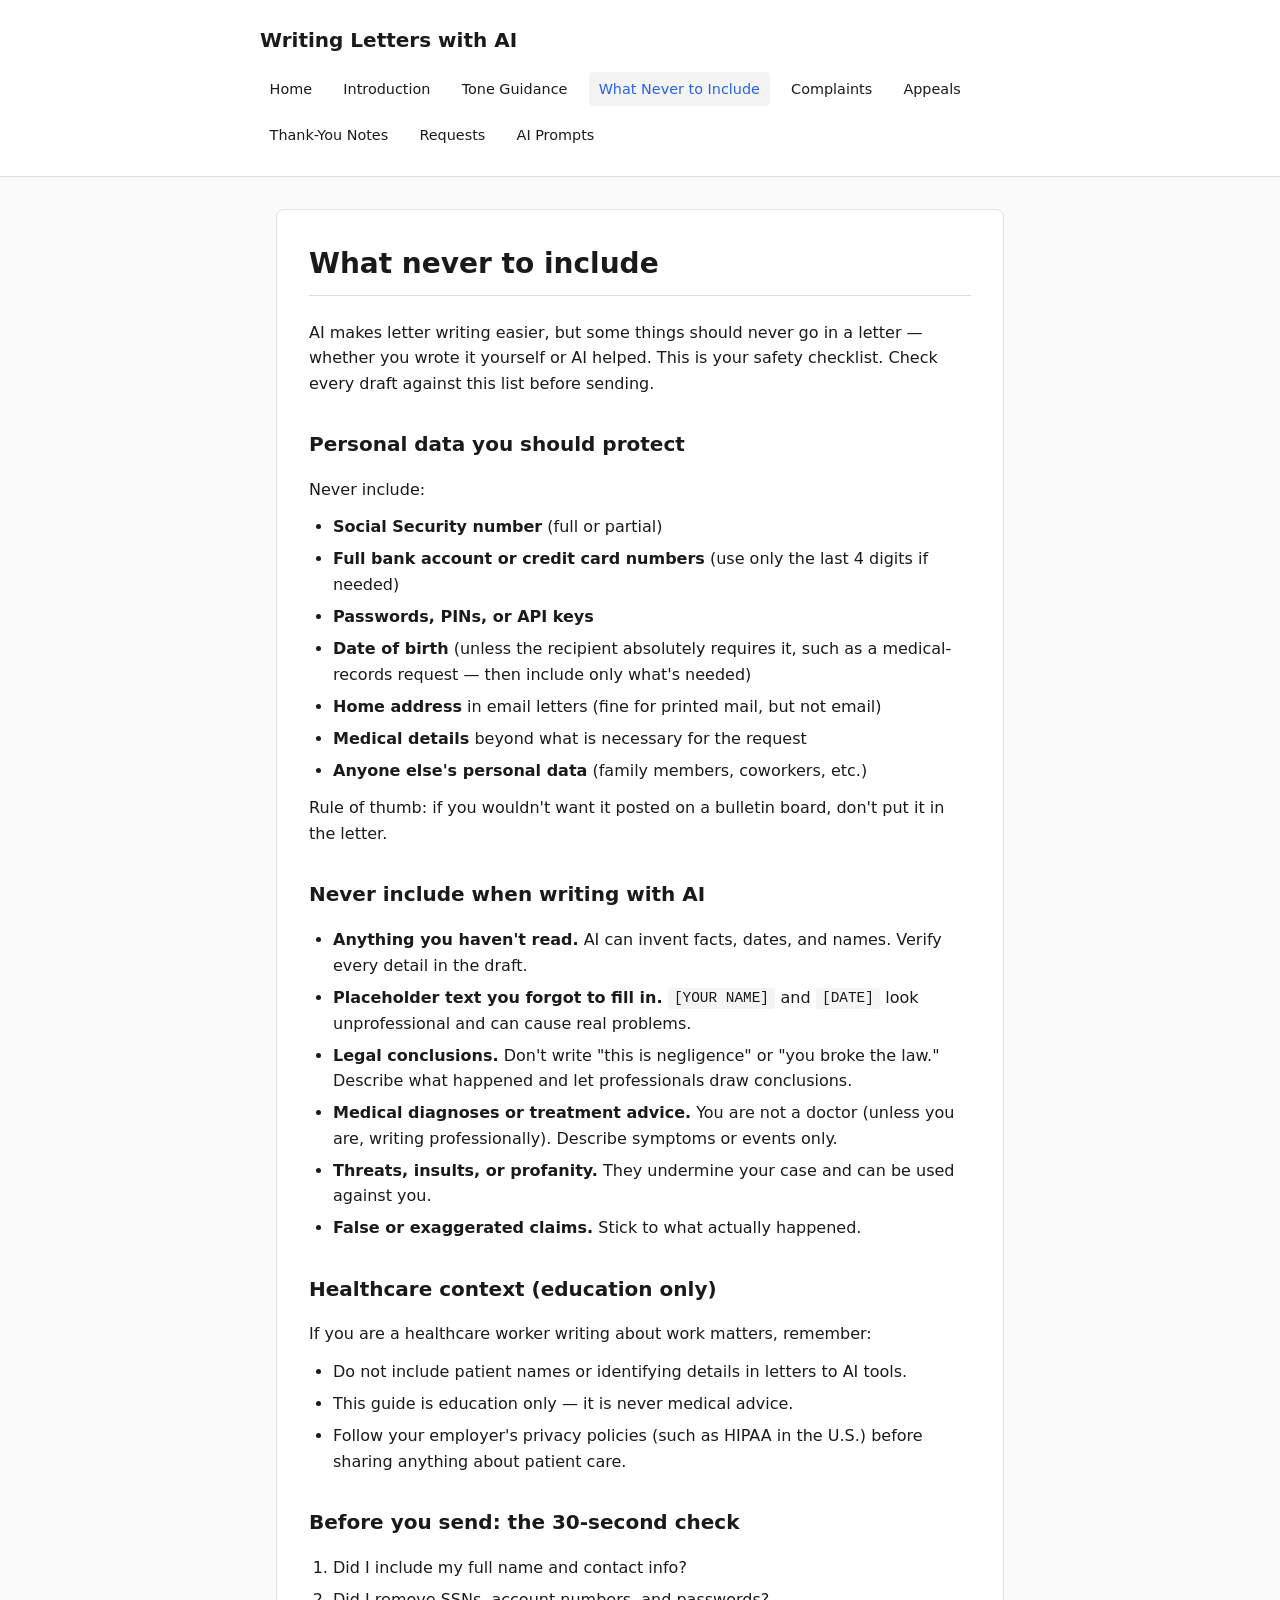
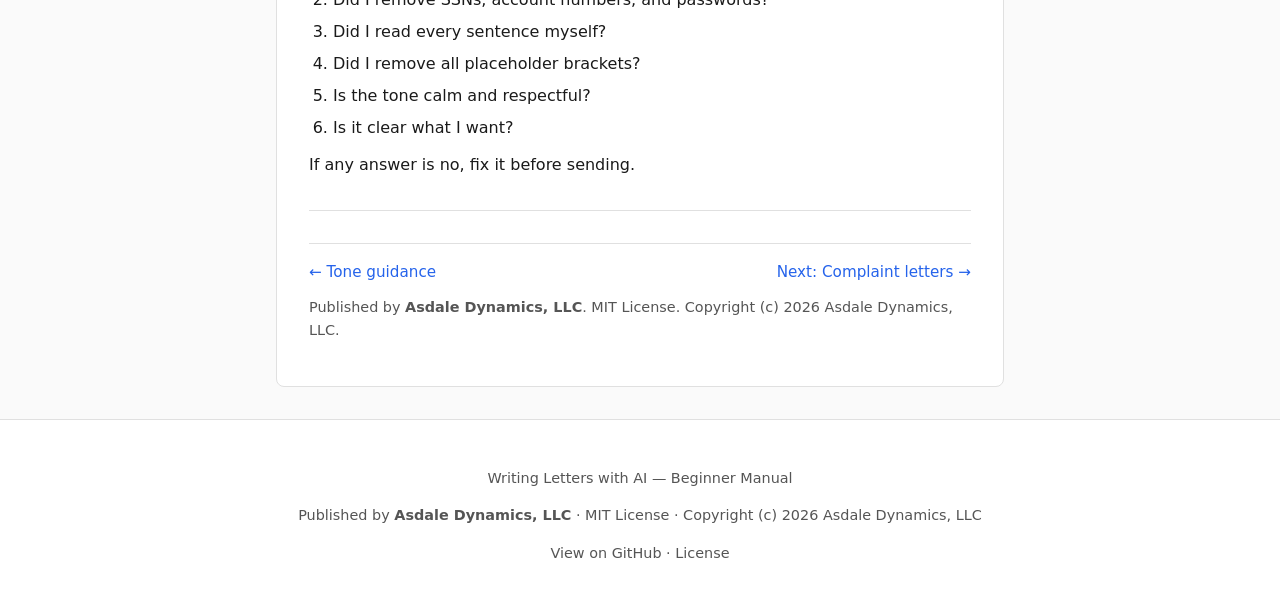
<file: site/what-never-to-include.html>
<!DOCTYPE html>
<html lang="en">
<head>
<meta charset="UTF-8">
<meta name="viewport" content="width=device-width, initial-scale=1.0">
<title>What Never to Include — Writing Letters with AI</title>
<link rel="stylesheet" href="css/style.css">
</head>
<body>
<a href="#main" class="skip-link">Skip to main content</a>
<header class="site-header">
<div class="site-header-inner">
<h1 class="site-title"><a href="index.html">Writing Letters with AI</a></h1>
<nav class="site-nav" aria-label="Main navigation">
<a href="index.html">Home</a>
<a href="intro.html">Introduction</a>
<a href="tone-guidance.html">Tone Guidance</a>
<a href="what-never-to-include.html" class="current">What Never to Include</a>
<a href="complaints.html">Complaints</a>
<a href="appeals.html">Appeals</a>
<a href="thank-you.html">Thank-You Notes</a>
<a href="requests.html">Requests</a>
<a href="ai-prompts.html">AI Prompts</a>
</nav>
</div>
</header>
<main id="main">
<article>
<h1>What never to include</h1>
<p>AI makes letter writing easier, but some things should never go in a letter — whether you wrote it yourself or AI helped. This is your safety checklist. Check every draft against this list before sending.</p>

<h2>Personal data you should protect</h2>
<p>Never include:</p>
<ul>
<li><strong>Social Security number</strong> (full or partial)</li>
<li><strong>Full bank account or credit card numbers</strong> (use only the last 4 digits if needed)</li>
<li><strong>Passwords, PINs, or API keys</strong></li>
<li><strong>Date of birth</strong> (unless the recipient absolutely requires it, such as a medical-records request — then include only what's needed)</li>
<li><strong>Home address</strong> in email letters (fine for printed mail, but not email)</li>
<li><strong>Medical details</strong> beyond what is necessary for the request</li>
<li><strong>Anyone else's personal data</strong> (family members, coworkers, etc.)</li>
</ul>
<p>Rule of thumb: if you wouldn't want it posted on a bulletin board, don't put it in the letter.</p>

<h2>Never include when writing with AI</h2>
<ul>
<li><strong>Anything you haven't read.</strong> AI can invent facts, dates, and names. Verify every detail in the draft.</li>
<li><strong>Placeholder text you forgot to fill in.</strong> <code>[YOUR NAME]</code> and <code>[DATE]</code> look unprofessional and can cause real problems.</li>
<li><strong>Legal conclusions.</strong> Don't write "this is negligence" or "you broke the law." Describe what happened and let professionals draw conclusions.</li>
<li><strong>Medical diagnoses or treatment advice.</strong> You are not a doctor (unless you are, writing professionally). Describe symptoms or events only.</li>
<li><strong>Threats, insults, or profanity.</strong> They undermine your case and can be used against you.</li>
<li><strong>False or exaggerated claims.</strong> Stick to what actually happened.</li>
</ul>

<h2>Healthcare context (education only)</h2>
<p>If you are a healthcare worker writing about work matters, remember:</p>
<ul>
<li>Do not include patient names or identifying details in letters to AI tools.</li>
<li>This guide is education only — it is never medical advice.</li>
<li>Follow your employer's privacy policies (such as HIPAA in the U.S.) before sharing anything about patient care.</li>
</ul>

<h2>Before you send: the 30-second check</h2>
<ol>
<li>Did I include my full name and contact info?</li>
<li>Did I remove SSNs, account numbers, and passwords?</li>
<li>Did I read every sentence myself?</li>
<li>Did I remove all placeholder brackets?</li>
<li>Is the tone calm and respectful?</li>
<li>Is it clear what I want?</li>
</ol>
<p>If any answer is no, fix it before sending.</p>

<hr>
<nav class="nav-links">
<a href="tone-guidance.html">← Tone guidance</a>
<a href="complaints.html">Next: Complaint letters →</a>
</nav>
<p class="note">Published by <strong>Asdale Dynamics, LLC</strong>. MIT License. Copyright (c) 2026 Asdale Dynamics, LLC.</p>
</article>
</main>
<footer class="site-footer">
<p>Writing Letters with AI — Beginner Manual</p>
<p>Published by <strong>Asdale Dynamics, LLC</strong> · MIT License · Copyright (c) 2026 Asdale Dynamics, LLC</p>
<p><a href="../README.md">View on GitHub</a> · <a href="../LICENSE">License</a></p>
</footer>
</body>
</html>
</file>
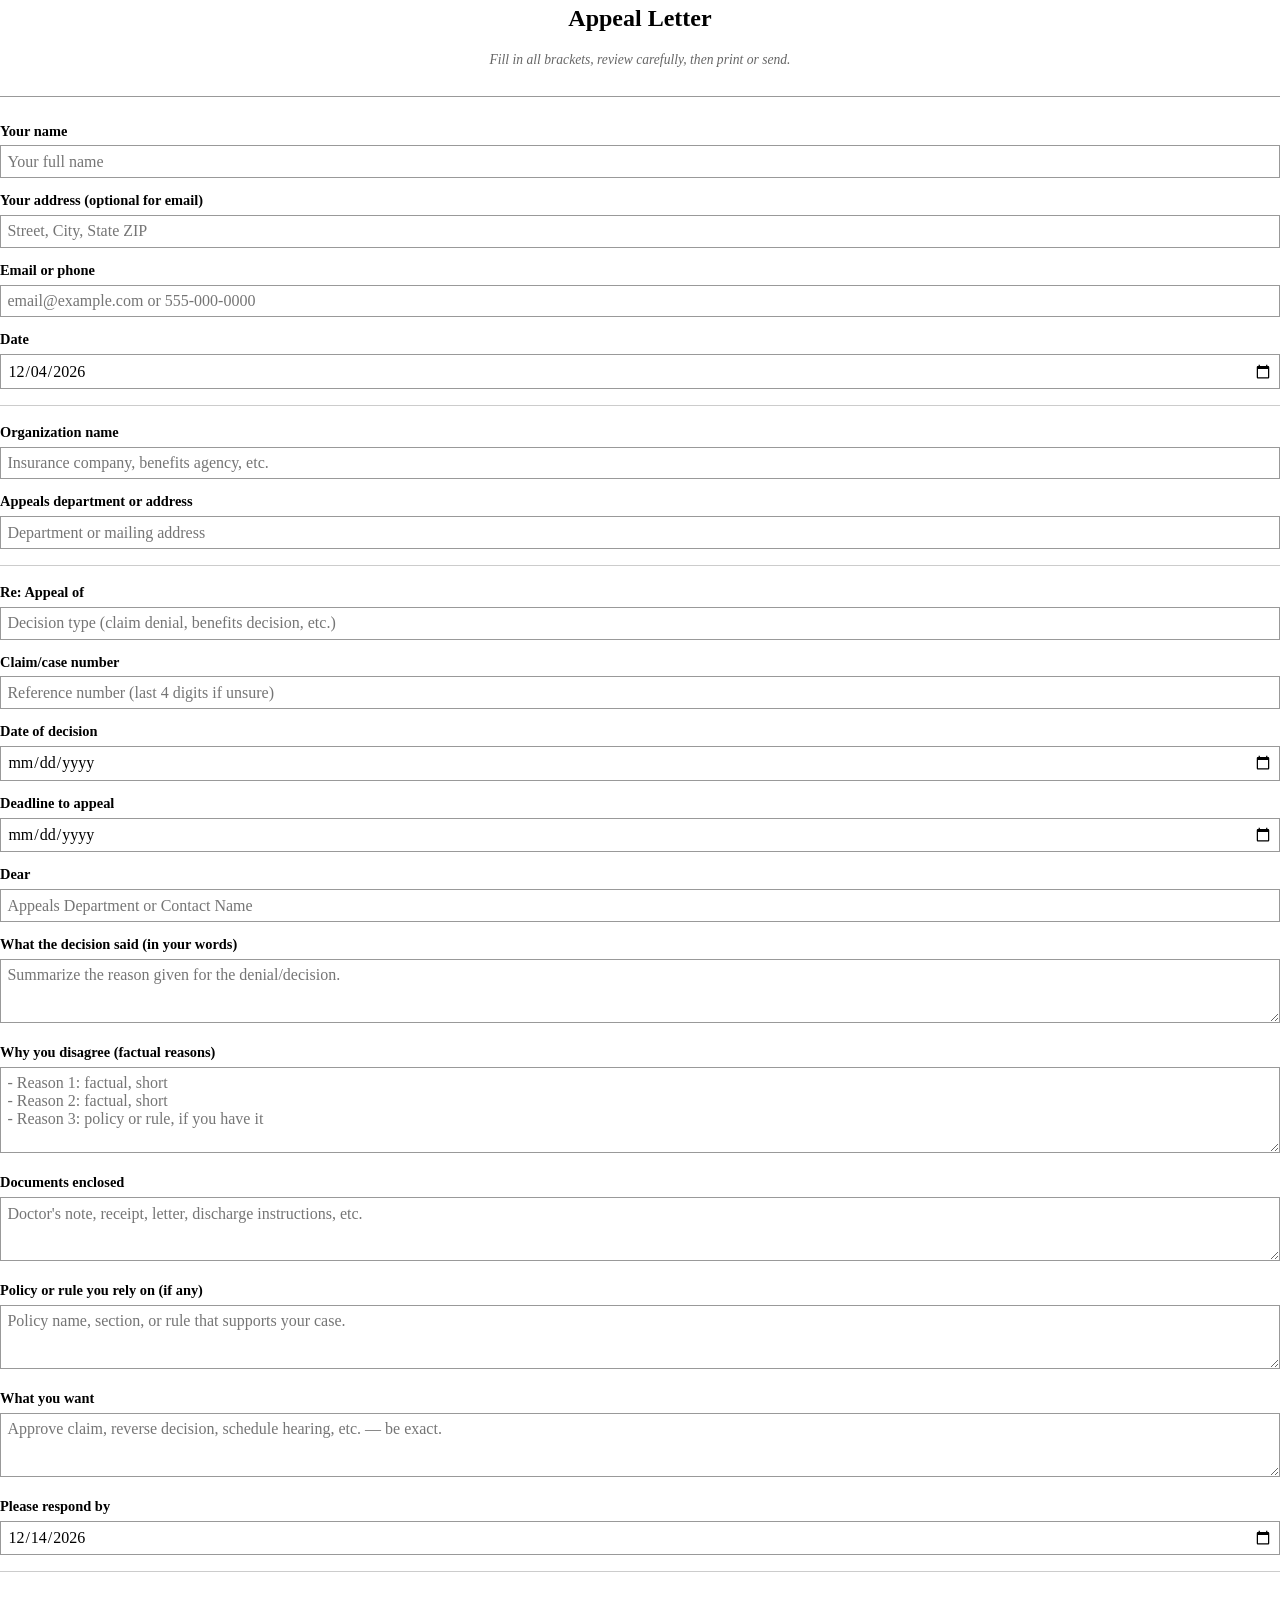
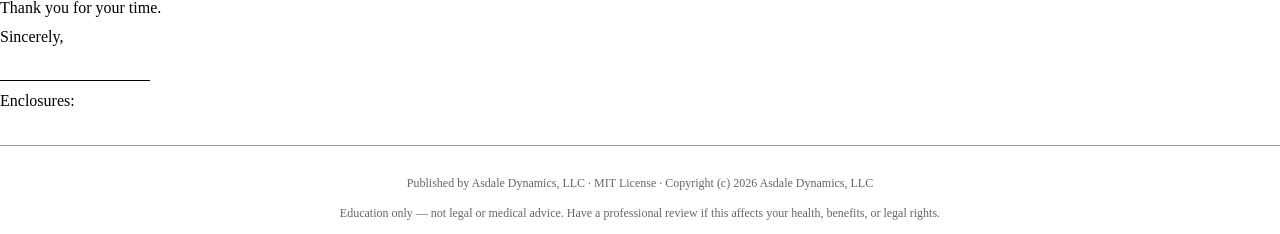
<file: templates/printable/printable-appeal.html>
<!DOCTYPE html>
<html lang="en">
<head>
<meta charset="UTF-8">
<title>Printable Appeal Letter Template</title>
<link rel="stylesheet" href="../../site/css/print.css">
</head>
<body>
<div class="page">
<header class="letterhead">
<h1>Appeal Letter</h1>
<p class="note">Fill in all brackets, review carefully, then print or send.</p>
</header>

<form class="letter-body" autocomplete="off">
<div class="field-row">
<label for="sender-name">Your name</label>
<input type="text" id="sender-name" placeholder="Your full name">
</div>
<div class="field-row">
<label for="sender-address">Your address (optional for email)</label>
<input type="text" id="sender-address" placeholder="Street, City, State ZIP">
</div>
<div class="field-row">
<label for="sender-contact">Email or phone</label>
<input type="text" id="sender-contact" placeholder="email@example.com or 555-000-0000">
</div>
<div class="field-row">
<label for="date">Date</label>
<input type="date" id="date">
</div>

<hr class="sep">

<div class="field-row">
<label for="recipient-name">Organization name</label>
<input type="text" id="recipient-name" placeholder="Insurance company, benefits agency, etc.">
</div>
<div class="field-row">
<label for="recipient-address">Appeals department or address</label>
<input type="text" id="recipient-address" placeholder="Department or mailing address">
</div>

<hr class="sep">

<div class="field-row">
<label for="decision-type">Re: Appeal of</label>
<input type="text" id="decision-type" placeholder="Decision type (claim denial, benefits decision, etc.)">
</div>
<div class="field-row">
<label for="claim-number">Claim/case number</label>
<input type="text" id="claim-number" placeholder="Reference number (last 4 digits if unsure)">
</div>
<div class="field-row">
<label for="decision-date">Date of decision</label>
<input type="date" id="decision-date">
</div>
<div class="field-row">
<label for="appeal-deadline">Deadline to appeal</label>
<input type="date" id="appeal-deadline">
</div>

<div class="field-row">
<label for="salutation">Dear</label>
<input type="text" id="salutation" placeholder="Appeals Department or Contact Name">
</div>

<div class="field-row textarea-row">
<label for="decision-summary">What the decision said (in your words)</label>
<textarea id="decision-summary" rows="2" placeholder="Summarize the reason given for the denial/decision."></textarea>
</div>

<div class="field-row textarea-row">
<label for="reasons">Why you disagree (factual reasons)</label>
<textarea id="reasons" rows="4" placeholder="- Reason 1: factual, short
- Reason 2: factual, short
- Reason 3: policy or rule, if you have it"></textarea>
</div>

<div class="field-row textarea-row">
<label for="enclosures">Documents enclosed</label>
<textarea id="enclosures" rows="2" placeholder="Doctor's note, receipt, letter, discharge instructions, etc."></textarea>
</div>

<div class="field-row textarea-row">
<label for="policy">Policy or rule you rely on (if any)</label>
<textarea id="policy" rows="2" placeholder="Policy name, section, or rule that supports your case."></textarea>
</div>

<div class="field-row textarea-row">
<label for="requested-outcome">What you want</label>
<textarea id="requested-outcome" rows="2" placeholder="Approve claim, reverse decision, schedule hearing, etc. — be exact."></textarea>
</div>
<div class="field-row">
<label for="response-deadline">Please respond by</label>
<input type="date" id="response-deadline">
</div>

<hr class="sep">

<div class="closing">
<p>Thank you for your time.</p>
<p>Sincerely,</p>
<div class="signature-line"></div>
<p id="signed-name"></p>
<p id="signed-contact"></p>
<p>Enclosures: <span id="listed-enclosures"></span></p>
</div>
</form>

<footer class="page-footer">
<p>Published by Asdale Dynamics, LLC · MIT License · Copyright (c) 2026 Asdale Dynamics, LLC</p>
<p>Education only — not legal or medical advice. Have a professional review if this affects your health, benefits, or legal rights.</p>
</footer>
</div>

<script>
document.getElementById('date').valueAsDate = new Date();
const respDate = new Date();
respDate.setDate(respDate.getDate() + 10);
document.getElementById('response-deadline').valueAsDate = respDate;

['sender-name','sender-contact','enclosures'].forEach(id => {
  document.getElementById(id).addEventListener('input', () => {
    document.getElementById('signed-name').textContent = document.getElementById('sender-name').value;
    document.getElementById('signed-contact').textContent = document.getElementById('sender-contact').value;
    document.getElementById('listed-enclosures').textContent = document.getElementById('enclosures').value;
  });
});
</script>
</body>
</html>
</file>
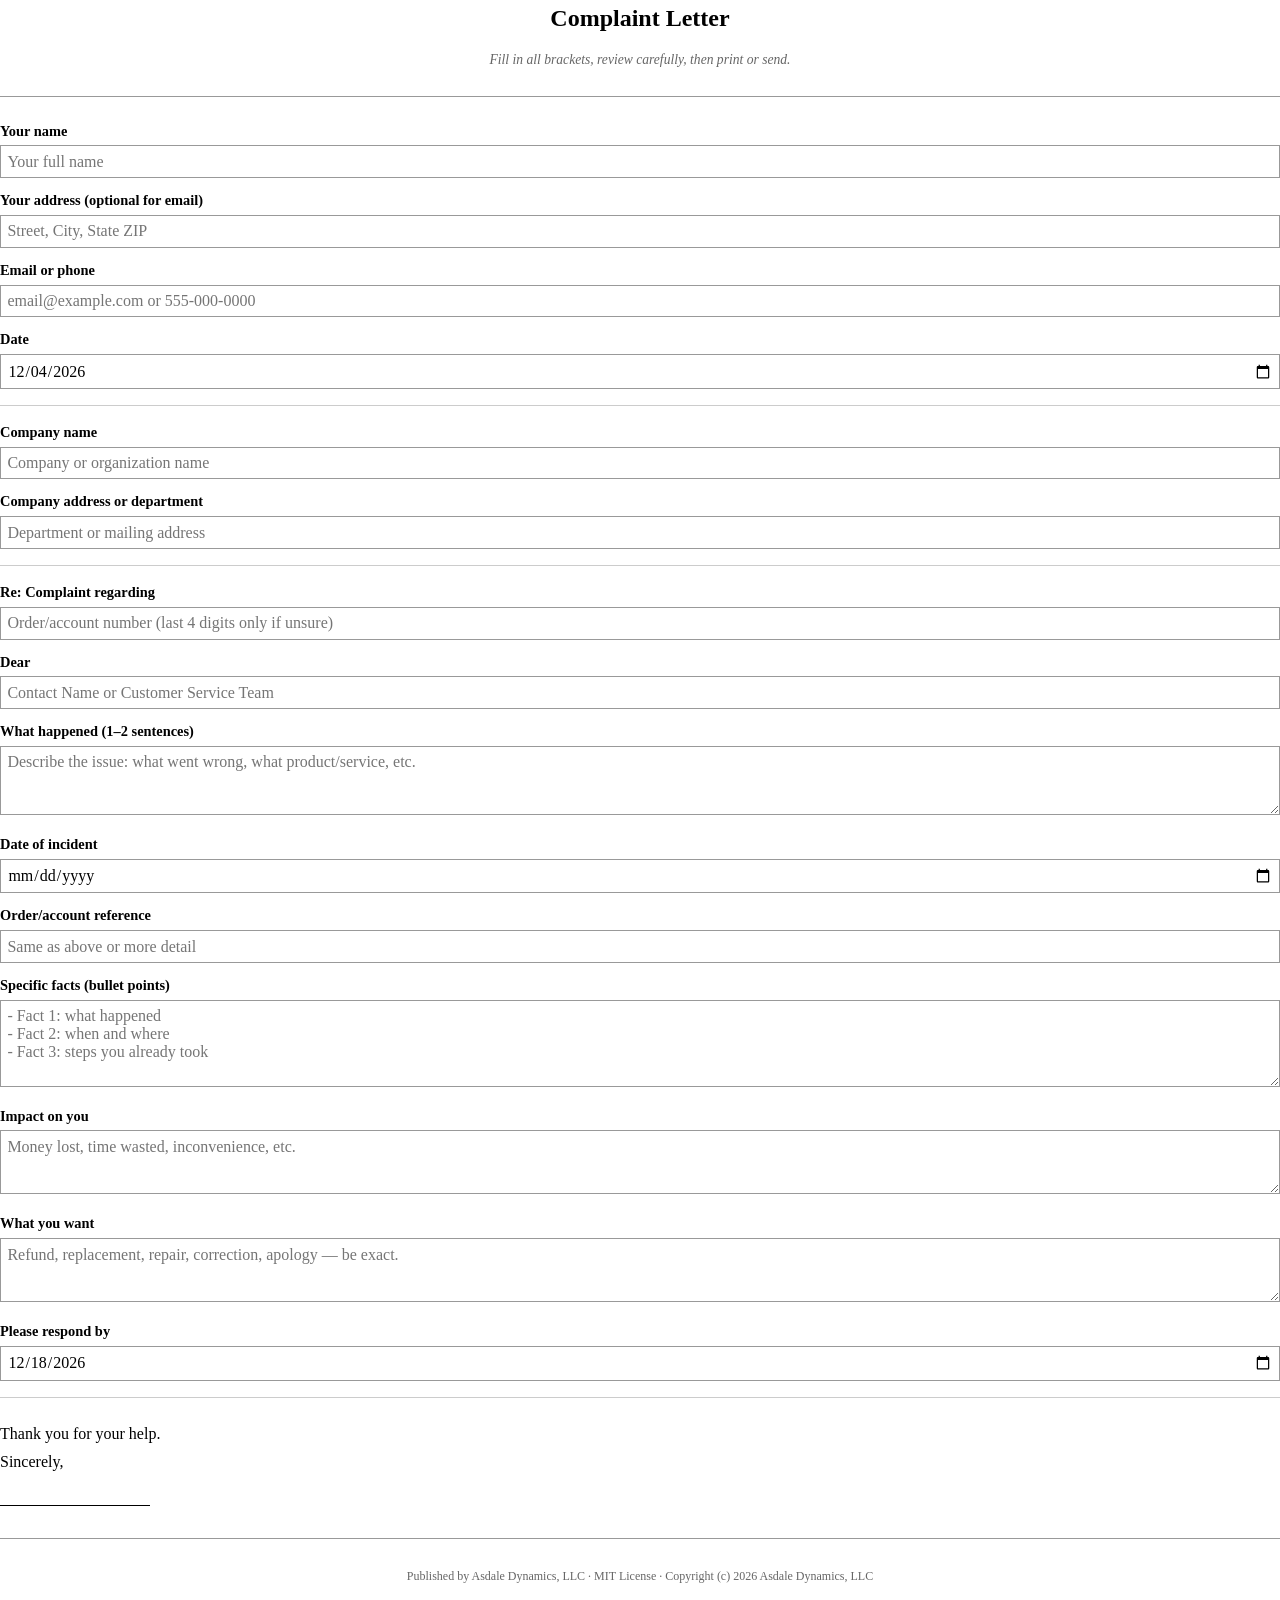
<file: templates/printable/printable-complaint.html>
<!DOCTYPE html>
<html lang="en">
<head>
<meta charset="UTF-8">
<title>Printable Complaint Letter Template</title>
<link rel="stylesheet" href="../../site/css/print.css">
</head>
<body>
<div class="page">
<header class="letterhead">
<h1>Complaint Letter</h1>
<p class="note">Fill in all brackets, review carefully, then print or send.</p>
</header>

<form class="letter-body" autocomplete="off">
<div class="field-row">
<label for="sender-name">Your name</label>
<input type="text" id="sender-name" placeholder="Your full name">
</div>
<div class="field-row">
<label for="sender-address">Your address (optional for email)</label>
<input type="text" id="sender-address" placeholder="Street, City, State ZIP">
</div>
<div class="field-row">
<label for="sender-contact">Email or phone</label>
<input type="text" id="sender-contact" placeholder="email@example.com or 555-000-0000">
</div>
<div class="field-row">
<label for="date">Date</label>
<input type="date" id="date">
</div>

<hr class="sep">

<div class="field-row">
<label for="recipient-name">Company name</label>
<input type="text" id="recipient-name" placeholder="Company or organization name">
</div>
<div class="field-row">
<label for="recipient-address">Company address or department</label>
<input type="text" id="recipient-address" placeholder="Department or mailing address">
</div>

<hr class="sep">

<div class="field-row">
<label for="ref">Re: Complaint regarding</label>
<input type="text" id="ref" placeholder="Order/account number (last 4 digits only if unsure)">
</div>

<div class="field-row">
<label for="salutation">Dear</label>
<input type="text" id="salutation" placeholder="Contact Name or Customer Service Team">
</div>

<div class="field-row textarea-row">
<label for="what-happened">What happened (1–2 sentences)</label>
<textarea id="what-happened" rows="3" placeholder="Describe the issue: what went wrong, what product/service, etc."></textarea>
</div>
<div class="field-row">
<label for="incident-date">Date of incident</label>
<input type="date" id="incident-date">
</div>
<div class="field-row">
<label for="order-ref">Order/account reference</label>
<input type="text" id="order-ref" placeholder="Same as above or more detail">
</div>

<div class="field-row textarea-row">
<label for="facts">Specific facts (bullet points)</label>
<textarea id="facts" rows="4" placeholder="- Fact 1: what happened
- Fact 2: when and where
- Fact 3: steps you already took"></textarea>
</div>

<div class="field-row textarea-row">
<label for="impact">Impact on you</label>
<textarea id="impact" rows="2" placeholder="Money lost, time wasted, inconvenience, etc."></textarea>
</div>

<div class="field-row textarea-row">
<label for="requested-action">What you want</label>
<textarea id="requested-action" rows="2" placeholder="Refund, replacement, repair, correction, apology — be exact."></textarea>
</div>
<div class="field-row">
<label for="response-deadline">Please respond by</label>
<input type="date" id="response-deadline">
</div>

<hr class="sep">

<div class="closing">
<p>Thank you for your help.</p>
<p>Sincerely,</p>
<div class="signature-line"></div>
<p id="signed-name"></p>
<p id="signed-contact"></p>
</div>
</form>

<footer class="page-footer">
<p>Published by Asdale Dynamics, LLC · MIT License · Copyright (c) 2026 Asdale Dynamics, LLC</p>
<p>This template is for education only — not legal advice. Review before sending.</p>
</footer>
</div>

<script>
document.getElementById('date').valueAsDate = new Date();
const responseDate = new Date();
responseDate.setDate(responseDate.getDate() + 14);
document.getElementById('response-deadline').valueAsDate = responseDate;

['sender-name','sender-contact'].forEach(id => {
  document.getElementById(id).addEventListener('input', () => {
    document.getElementById('signed-name').textContent = document.getElementById('sender-name').value;
    document.getElementById('signed-contact').textContent = document.getElementById('sender-contact').value;
  });
});
</script>
</body>
</html>
</file>
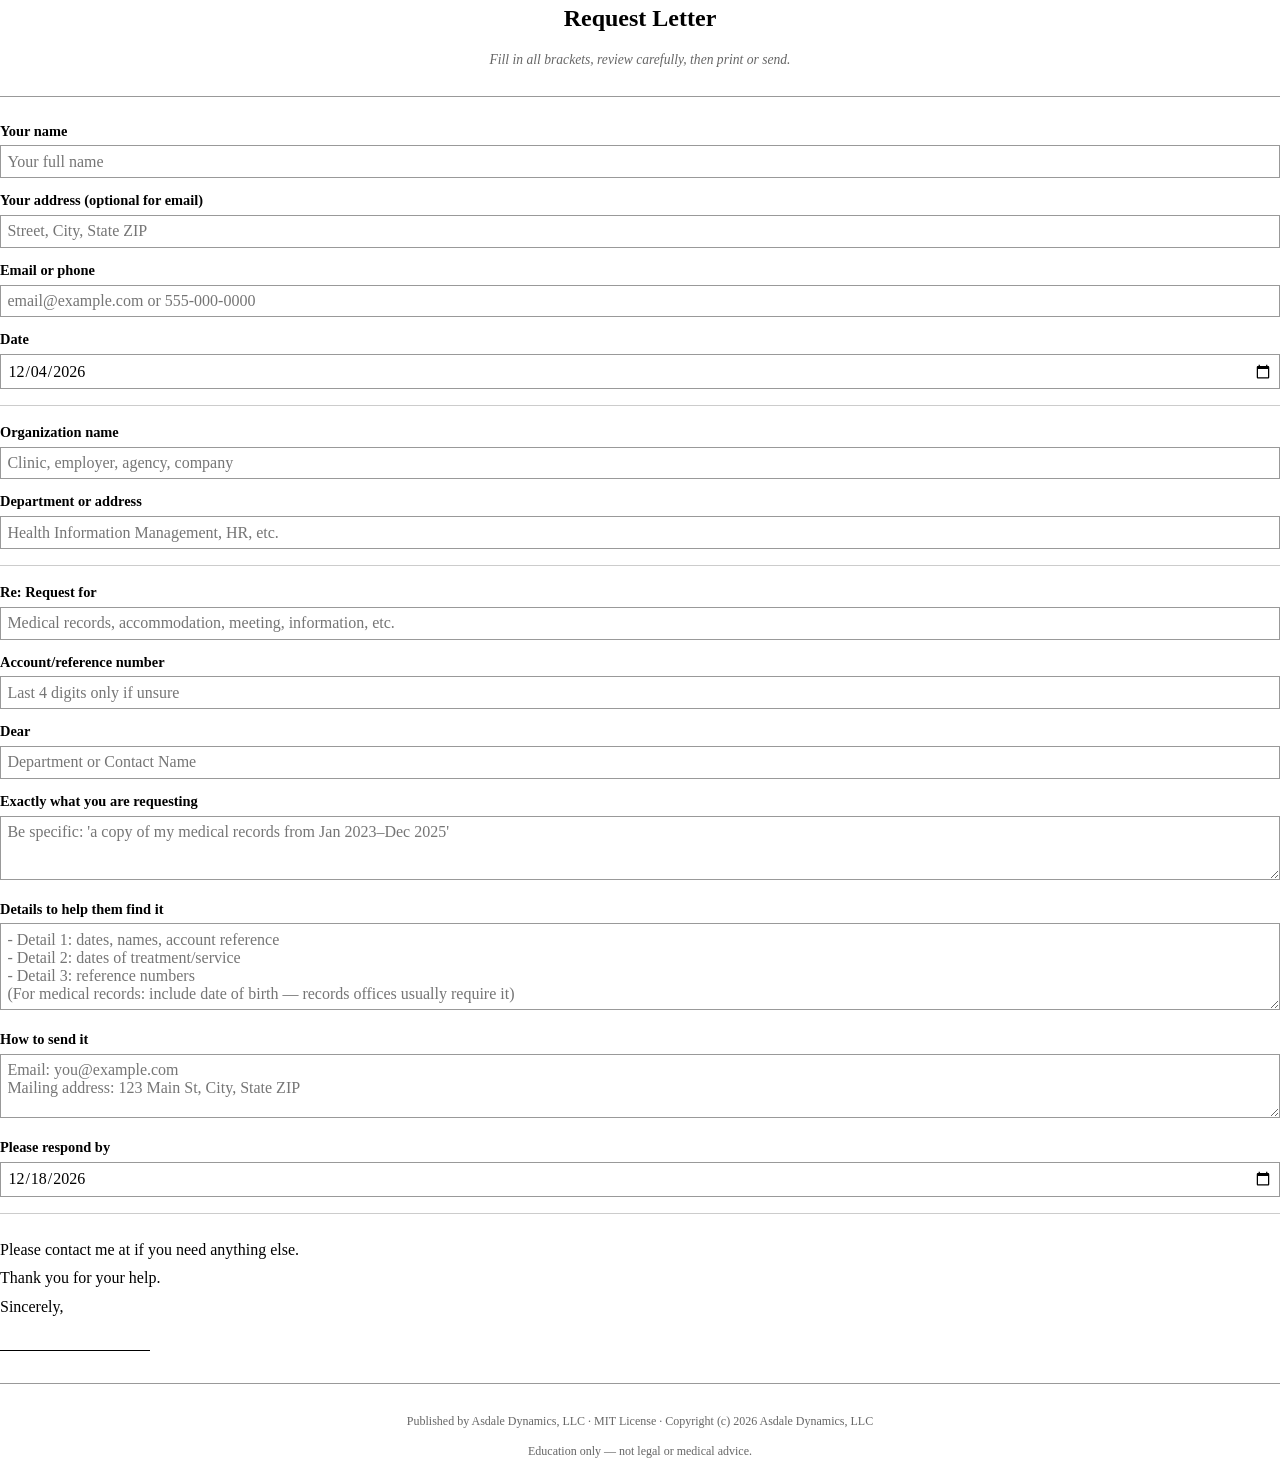
<file: templates/printable/printable-request.html>
<!DOCTYPE html>
<html lang="en">
<head>
<meta charset="UTF-8">
<title>Printable Request Letter Template</title>
<link rel="stylesheet" href="../../site/css/print.css">
</head>
<body>
<div class="page">
<header class="letterhead">
<h1>Request Letter</h1>
<p class="note">Fill in all brackets, review carefully, then print or send.</p>
</header>

<form class="letter-body" autocomplete="off">
<div class="field-row">
<label for="sender-name">Your name</label>
<input type="text" id="sender-name" placeholder="Your full name">
</div>
<div class="field-row">
<label for="sender-address">Your address (optional for email)</label>
<input type="text" id="sender-address" placeholder="Street, City, State ZIP">
</div>
<div class="field-row">
<label for="sender-contact">Email or phone</label>
<input type="text" id="sender-contact" placeholder="email@example.com or 555-000-0000">
</div>
<div class="field-row">
<label for="date">Date</label>
<input type="date" id="date">
</div>

<hr class="sep">

<div class="field-row">
<label for="recipient-name">Organization name</label>
<input type="text" id="recipient-name" placeholder="Clinic, employer, agency, company">
</div>
<div class="field-row">
<label for="recipient-dept">Department or address</label>
<input type="text" id="recipient-dept" placeholder="Health Information Management, HR, etc.">
</div>

<hr class="sep">

<div class="field-row">
<label for="request-type">Re: Request for</label>
<input type="text" id="request-type" placeholder="Medical records, accommodation, meeting, information, etc.">
</div>
<div class="field-row">
<label for="ref-number">Account/reference number</label>
<input type="text" id="ref-number" placeholder="Last 4 digits only if unsure">
</div>

<div class="field-row">
<label for="salutation">Dear</label>
<input type="text" id="salutation" placeholder="Department or Contact Name">
</div>

<div class="field-row textarea-row">
<label for="what-requested">Exactly what you are requesting</label>
<textarea id="what-requested" rows="2" placeholder="Be specific: 'a copy of my medical records from Jan 2023–Dec 2025'"></textarea>
</div>

<div class="field-row textarea-row">
<label for="details">Details to help them find it</label>
<textarea id="details" rows="4" placeholder="- Detail 1: dates, names, account reference
- Detail 2: dates of treatment/service
- Detail 3: reference numbers
(For medical records: include date of birth — records offices usually require it)"></textarea>
</div>

<div class="field-row textarea-row">
<label for="delivery">How to send it</label>
<textarea id="delivery" rows="2" placeholder="Email: you@example.com
Mailing address: 123 Main St, City, State ZIP"></textarea>
</div>
<div class="field-row">
<label for="deadline">Please respond by</label>
<input type="date" id="deadline">
</div>

<hr class="sep">

<div class="closing">
<p>Please contact me at <span id="contact-display"></span> if you need anything else.</p>
<p>Thank you for your help.</p>
<p>Sincerely,</p>
<div class="signature-line"></div>
<p id="signed-name"></p>
</div>
</form>

<footer class="page-footer">
<p>Published by Asdale Dynamics, LLC · MIT License · Copyright (c) 2026 Asdale Dynamics, LLC</p>
<p>Education only — not legal or medical advice.</p>
</footer>
</div>

<script>
document.getElementById('date').valueAsDate = new Date();
const d = new Date();
d.setDate(d.getDate() + 14);
document.getElementById('deadline').valueAsDate = d;

['sender-name','sender-contact'].forEach(id => {
  document.getElementById(id).addEventListener('input', () => {
    document.getElementById('signed-name').textContent = document.getElementById('sender-name').value;
    document.getElementById('contact-display').textContent = document.getElementById('sender-contact').value;
  });
});
</script>
</body>
</html>
</file>
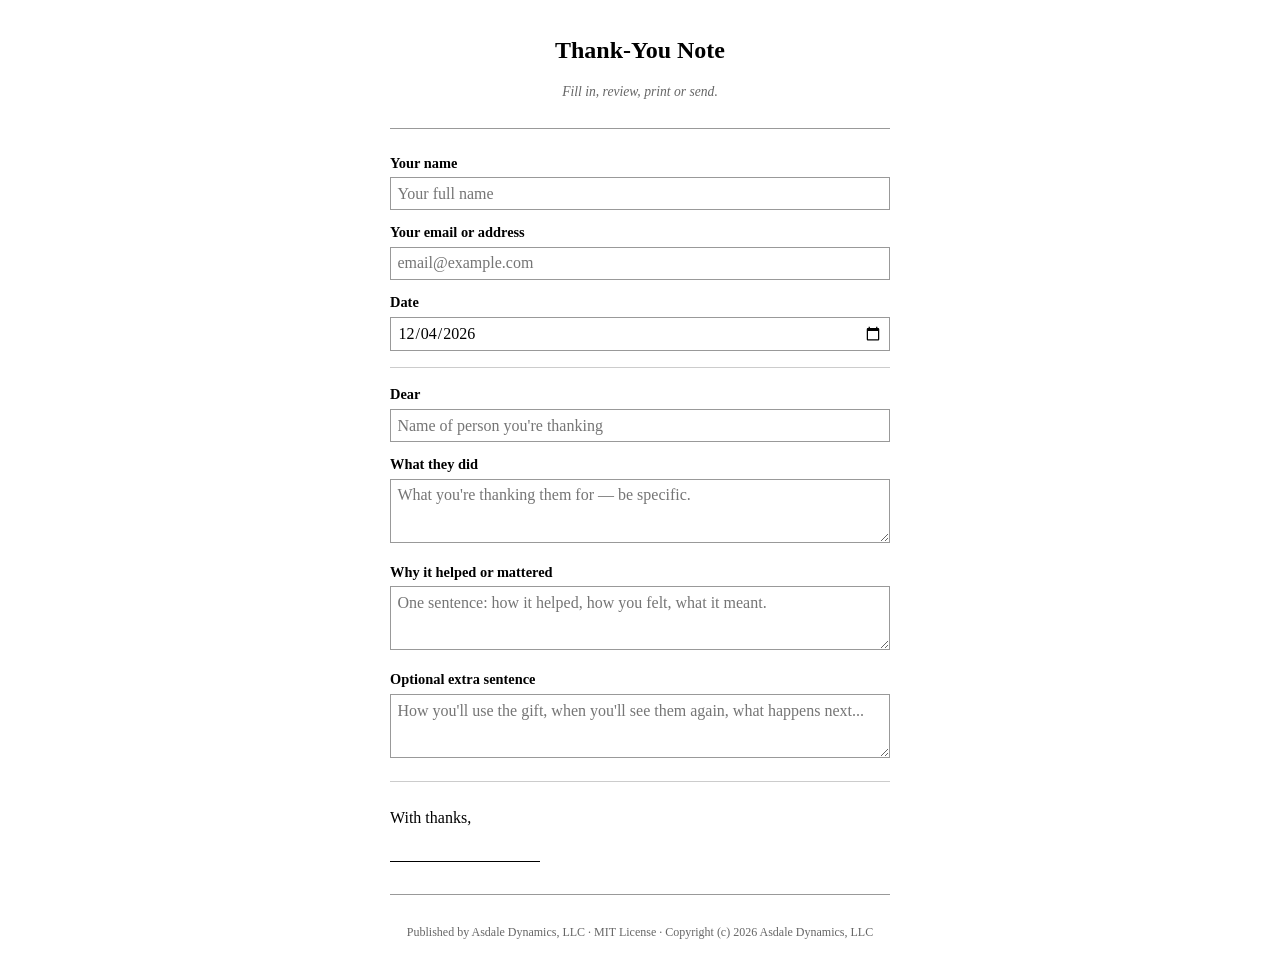
<file: templates/printable/printable-thank-you.html>
<!DOCTYPE html>
<html lang="en">
<head>
<meta charset="UTF-8">
<title>Printable Thank-You Note Template</title>
<link rel="stylesheet" href="../../site/css/print.css">
</head>
<body>
<div class="page note-card">
<header class="letterhead">
<h1>Thank-You Note</h1>
<p class="note">Fill in, review, print or send.</p>
</header>

<form class="letter-body" autocomplete="off">
<div class="field-row">
<label for="sender-name">Your name</label>
<input type="text" id="sender-name" placeholder="Your full name">
</div>
<div class="field-row">
<label for="sender-contact">Your email or address</label>
<input type="text" id="sender-contact" placeholder="email@example.com">
</div>
<div class="field-row">
<label for="date">Date</label>
<input type="date" id="date">
</div>

<hr class="sep">

<div class="field-row">
<label for="recipient-name">Dear</label>
<input type="text" id="recipient-name" placeholder="Name of person you're thanking">
</div>

<div class="field-row textarea-row">
<label for="what-they-did">What they did</label>
<textarea id="what-they-did" rows="2" placeholder="What you're thanking them for — be specific."></textarea>
</div>

<div class="field-row textarea-row">
<label for="why-mattered">Why it helped or mattered</label>
<textarea id="why-mattered" rows="2" placeholder="One sentence: how it helped, how you felt, what it meant."></textarea>
</div>

<div class="field-row textarea-row">
<label for="extra">Optional extra sentence</label>
<textarea id="extra" rows="2" placeholder="How you'll use the gift, when you'll see them again, what happens next..."></textarea>
</div>

<hr class="sep">

<div class="closing">
<p>With thanks,</p>
<div class="signature-line"></div>
<p id="signed-name"></p>
</div>
</form>

<footer class="page-footer">
<p>Published by Asdale Dynamics, LLC · MIT License · Copyright (c) 2026 Asdale Dynamics, LLC</p>
</footer>
</div>

<script>
document.getElementById('date').valueAsDate = new Date();
document.getElementById('sender-name').addEventListener('input', () => {
  document.getElementById('signed-name').textContent = document.getElementById('sender-name').value;
});
</script>
</body>
</html>
</file>
<file: site/css/style.css>
/* site/css/style.css — screen styles */
:root {
  --bg: #fafafa;
  --text: #1a1a1a;
  --muted: #555;
  --accent: #2563eb;
  --accent-hover: #1d4ed8;
  --border: #e0e0e0;
  --card: #fff;
  --code-bg: #f4f4f4;
  --focus: #2563eb;
  --max-width: 760px;
}

@media (prefers-color-scheme: dark) {
  :root {
    --bg: #111;
    --text: #e8e8e8;
    --muted: #aaa;
    --accent: #60a5fa;
    --accent-hover: #93c5fd;
    --border: #333;
    --card: #1a1a1a;
    --code-bg: #1f1f1f;
  }
}

* { box-sizing: border-box; }
html { font-size: 16px; line-height: 1.6; }
body {
  margin: 0;
  padding: 0;
  background: var(--bg);
  color: var(--text);
  font-family: system-ui, -apple-system, BlinkMacSystemFont, "Segoe UI", Roboto, sans-serif;
}

a { color: var(--accent); text-decoration: none; }
a:hover { color: var(--accent-hover); text-decoration: underline; }
a:focus { outline: 2px solid var(--focus); outline-offset: 2px; border-radius: 2px; }

.skip-link {
  position: absolute; top: -100%; left: 50%; transform: translateX(-50%);
  background: var(--accent); color: #fff; padding: 0.5rem 1rem;
  border-radius: 4px; z-index: 100;
}
.skip-link:focus { top: 1rem; }

.site-header {
  border-bottom: 1px solid var(--border);
  padding: 1.5rem 1rem;
  background: var(--card);
  position: sticky; top: 0; z-index: 50;
}
.site-header-inner {
  max-width: var(--max-width);
  margin: 0 auto;
  display: flex; flex-wrap: wrap; gap: 1rem; align-items: center;
  justify-content: space-between;
}
.site-title { margin: 0; font-size: 1.25rem; font-weight: 600; }
.site-title a { color: var(--text); text-decoration: none; }
.site-nav { display: flex; flex-wrap: wrap; gap: 0.75rem; }
.site-nav a {
  padding: 0.35rem 0.6rem; border-radius: 4px;
  color: var(--text); font-size: 0.9rem;
}
.site-nav a:hover, .site-nav a.current {
  background: var(--code-bg); color: var(--accent); text-decoration: none;
}

main { max-width: var(--max-width); margin: 2rem auto; padding: 0 1rem; }
article { background: var(--card); border: 1px solid var(--border); border-radius: 8px; padding: 2rem; }
article h1 { margin-top: 0; font-size: 1.75rem; border-bottom: 1px solid var(--border); padding-bottom: 0.5rem; }
article h2 { margin-top: 2rem; font-size: 1.25rem; color: var(--text); }
article h3 { margin-top: 1.5rem; font-size: 1.1rem; }
article p { margin: 0.75rem 0; }
article ul, article ol { margin: 0.75rem 0; padding-left: 1.5rem; }
article li { margin: 0.4rem 0; }
article code {
  background: var(--code-bg); padding: 0.15rem 0.4rem;
  border-radius: 3px; font-size: 0.9em; font-family: ui-monospace, SFMono-Regular, monospace;
}
article pre {
  background: var(--code-bg); padding: 1rem; border-radius: 6px;
  overflow-x: auto; margin: 1rem 0;
}
article pre code { background: none; padding: 0; }
article table { width: 100%; border-collapse: collapse; margin: 1rem 0; font-size: 0.95rem; }
article th, article td { border: 1px solid var(--border); padding: 0.5rem 0.75rem; text-align: left; }
article th { background: var(--code-bg); font-weight: 600; }
article blockquote { border-left: 3px solid var(--accent); padding-left: 1rem; margin: 1rem 0; color: var(--muted); }
article hr { border: none; border-top: 1px solid var(--border); margin: 2rem 0; }
article .note { font-size: 0.9rem; color: var(--muted); }
article .example { background: var(--code-bg); border-left: 3px solid var(--accent); padding: 1rem; margin: 1rem 0; }

footer.site-footer {
  border-top: 1px solid var(--border);
  padding: 2rem 1rem;
  text-align: center;
  color: var(--muted);
  font-size: 0.9rem;
  background: var(--card);
}
.site-footer a { color: var(--muted); }

.nav-links { display: flex; justify-content: space-between; margin-top: 2rem; padding-top: 1rem; border-top: 1px solid var(--border); }
.nav-links a { font-size: 0.95rem; }

@media (max-width: 600px) {
  article { padding: 1.25rem; }
  .site-header-inner { flex-direction: column; align-items: flex-start; }
  .site-nav { width: 100%; justify-content: flex-start; }
}
</file>
<file: site/css/print.css>
/* site/css/print.css — print styles for printable templates */
@page { margin: 2cm; }
* { box-sizing: border-box; }
body { margin: 0; padding: 0; font-family: Georgia, "Times New Roman", serif; font-size: 12pt; line-height: 1.5; color: #000; background: #fff; }
.page { max-width: 100%; margin: 0 auto; }
.letterhead { text-align: center; margin-bottom: 1.5rem; border-bottom: 1px solid #999; padding-bottom: 0.75rem; }
.letterhead h1 { margin: 0 0 0.25rem; font-size: 1.5rem; font-weight: bold; }
.letterhead .note { font-size: 0.85rem; color: #666; font-style: italic; }
.letter-body { margin-top: 1rem; }
.field-row { margin-bottom: 0.75rem; }
.field-row label { display: block; font-weight: bold; font-size: 0.9rem; margin-bottom: 0.2rem; }
.field-row input, .field-row textarea {
  width: 100%; border: 1px solid #999; padding: 0.4rem; font-family: inherit; font-size: 1rem; background: #fff;
}
.field-row textarea { resize: vertical; min-height: 3rem; }
.textarea-row textarea { min-height: 4rem; }
.sep { border: none; border-top: 1px solid #ccc; margin: 1rem 0; }
.closing { margin-top: 1.5rem; }
.closing p { margin: 0.3rem 0; }
.signature-line { border-bottom: 1px solid #000; width: 150px; height: 1.5rem; margin: 0.5rem 0; }
.page-footer { margin-top: 2rem; padding-top: 1rem; border-top: 1px solid #999; font-size: 0.75rem; color: #666; text-align: center; }
.note-card { max-width: 500px; margin: 2rem auto; }

@media print {
  .letterhead .note, .page-footer { display: none; }
  .field-row label { display: none; }
  .field-row input, .field-row textarea { border: none; border-bottom: 1px solid #000; border-radius: 0; padding: 0.2rem 0; }
  .field-row textarea { border: none; min-height: 3rem; }
  .sep { display: none; }
  button, script { display: none !important; }
  body { font-size: 11pt; }
}
</file>
